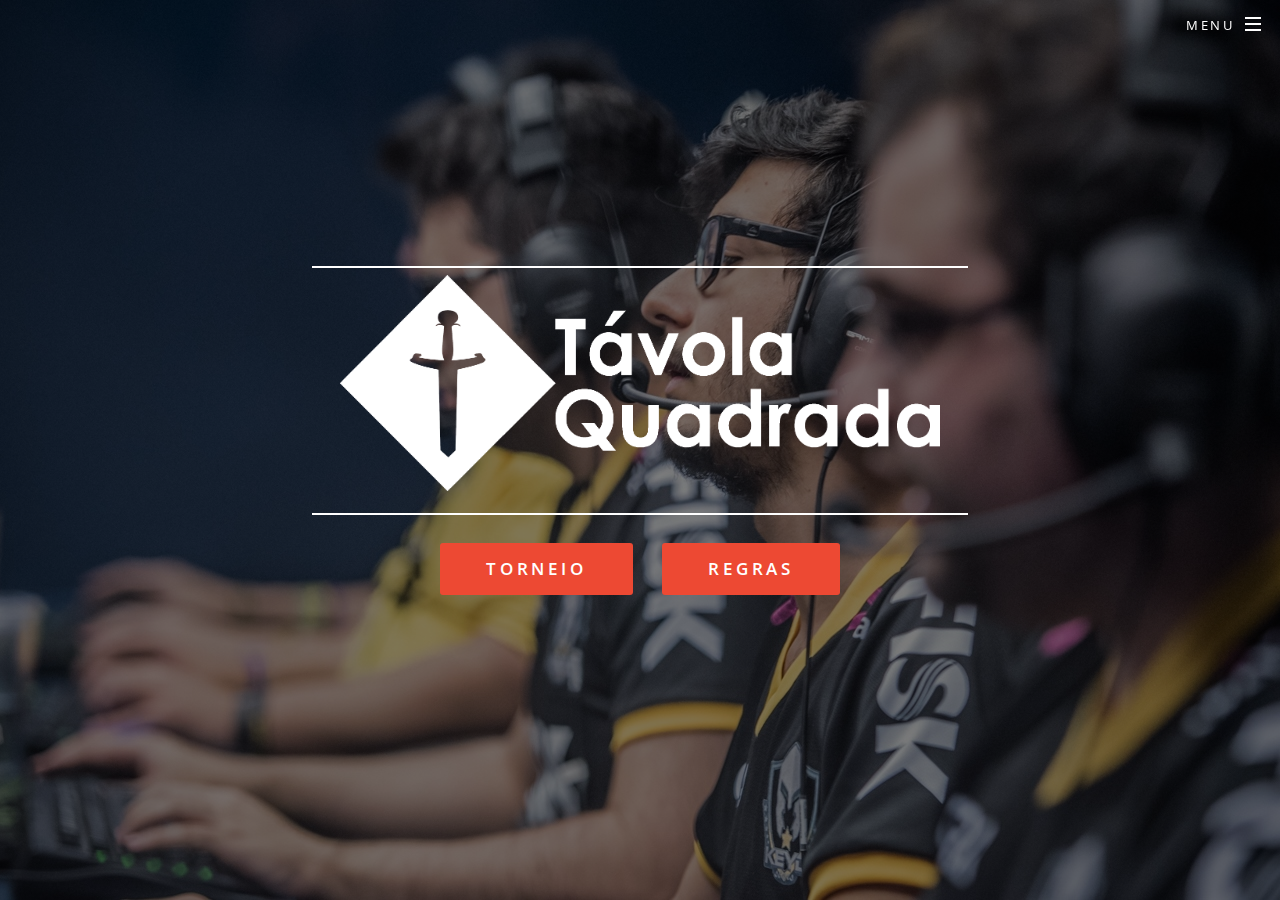
<file: index.html>
<!DOCTYPE HTML>
<!--
	Spectral by HTML5 UP
	html5up.net | @n33co
	Free for personal and commercial use under the CCA 3.0 license (html5up.net/license)
-->
<html>
	<head>
		<title>1º Torneio Távola de League of Legends</title>
		<meta charset="utf-8" />
		<meta name="viewport" content="width=device-width, initial-scale=1" />
		<meta name="description" content="" />
		<meta name="keywords" content="" />
		<!--[if lte IE 8]><script src="css/ie/html5shiv.js"></script><![endif]-->
		<link rel="stylesheet" href="css/style.css" />
		<link rel="shortcut icon" href="favicon.ico" />
		<!--[if lte IE 9]><link rel="stylesheet" href="css/ie/v9.css" /><![endif]-->
		<!--[if lte IE 8]><link rel="stylesheet" href="css/ie/v8.css" /><![endif]-->
	</head>
	<body class="landing">

		<!-- Page Wrapper -->
			<div id="page-wrapper3">

				<!-- Header -->
					<header id="header" class="alt">
						<h1><a href="index.html">1º Torneio Távola de League of Legends</a></h1>
						<nav id="nav">
							<ul>
								<li class="special">
									<a href="#" class="menuToggle"><span>Menu</span></a>
									<div id="menu">
										<ul>
											<li><a href="index.html">Início</a></li>
											<li><a href="lol.html">Torneio</a></li>
											<li><a href="regras.html">Regras</a></li>
											<li><a href="contato.html">Contato</a></li>
										</ul>
									</div>
								</li>
							</ul>
						</nav>
					</header>

				<!-- Banner -->
					<section id="banner">
						<div class="inner">
							<h2><img src="images/logo.png" style="width:600px;"></h2>
                            <ul class="actions">
                                <li><a href="lol.html" class="button special" style="font-size:1.05em;">Torneio</a></li>
                                <li><a href="regras.html" class="button special" style="font-size:1.05em">Regras</a></li>
                            </ul>
						</div>
					</section>
			</div>

		<!-- Scripts -->
			<script src="js/jquery.min.js"></script>
			<script src="js/jquery.scrollex.min.js"></script>
			<script src="js/jquery.scrolly.min.js"></script>
			<script src="js/skel.min.js"></script>
			<script src="js/init.js"></script>

	</body>
</html>
</file>
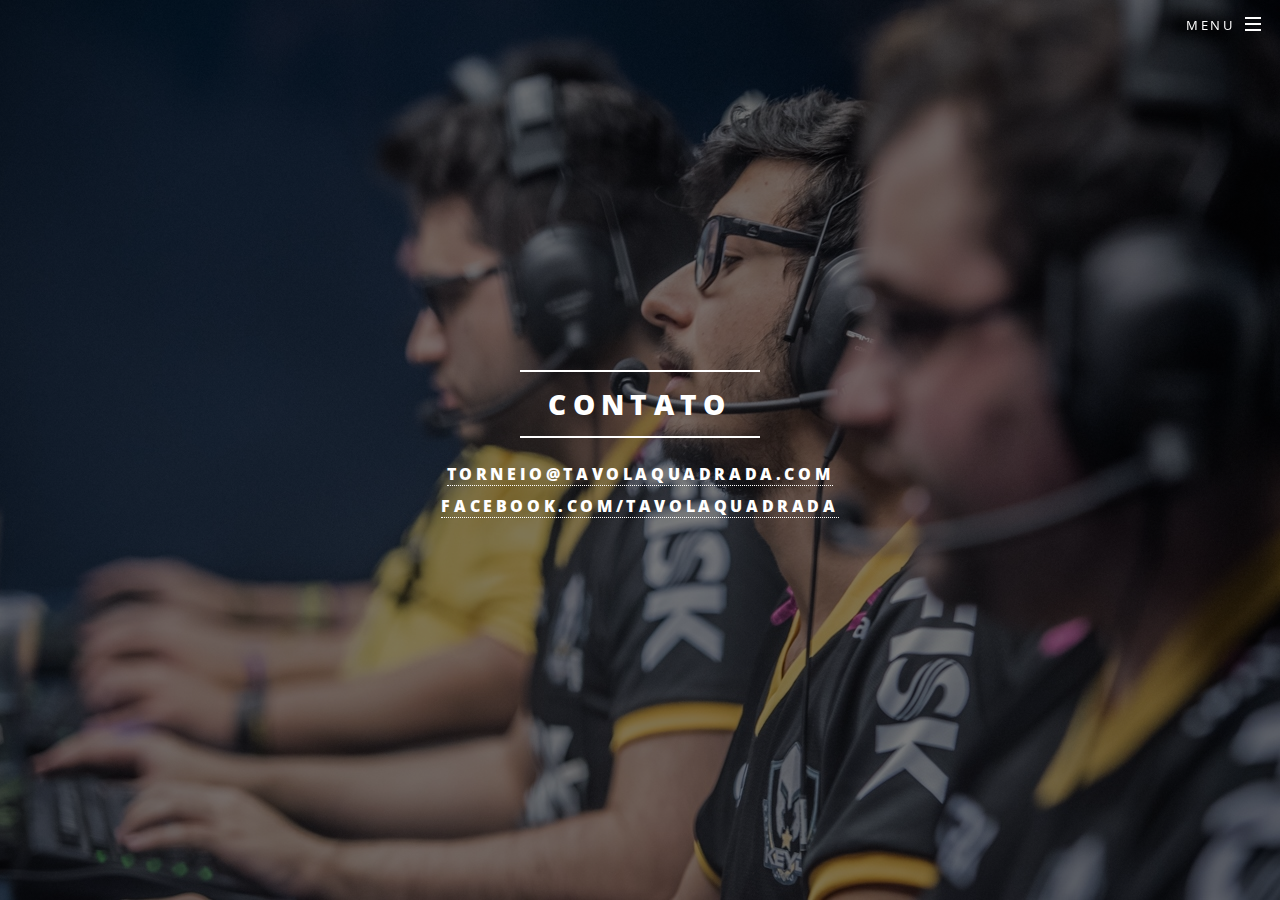
<file: contato.html>
<!DOCTYPE HTML>
<!--
	Spectral by HTML5 UP
	html5up.net | @n33co
	Free for personal and commercial use under the CCA 3.0 license (html5up.net/license)
-->
<html>
	<head>
		<title>1º Torneio Távola de League of Legends</title>
		<meta charset="utf-8" />
		<meta name="viewport" content="width=device-width, initial-scale=1" />
		<meta name="description" content="" />
		<meta name="keywords" content="" />
		<!--[if lte IE 8]><script src="css/ie/html5shiv.js"></script><![endif]-->
		<link rel="stylesheet" href="css/style.css" />
		<link rel="shortcut icon" href="favicon.ico" />
		<!--[if lte IE 9]><link rel="stylesheet" href="css/ie/v9.css" /><![endif]-->
		<!--[if lte IE 8]><link rel="stylesheet" href="css/ie/v8.css" /><![endif]-->
	</head>
	
	<body class="landing">

		<!-- Page Wrapper -->
			<div id="page-wrapper3">

				<!-- Header -->
					<header id="header" class="alt">
						<h1><a href="index.html">1º Torneio Távola de League of Legends</a></h1>
						<nav id="nav">
							<ul>
								<li class="special">
									<a href="#" class="menuToggle"><span>Menu</span></a>
									<div id="menu">
										<ul>
											<li><a href="index.html">Início</a></li>
											<li><a href="lol.html">Torneio</a></li>
											<li><a href="regras.html">Regras</a></li>
											<li><a href="contato.html">Contato</a></li>
										</ul>
									</div>
								</li>
							</ul>
						</nav>
					</header>
					

				<!-- Banner -->
					<section id="banner">
						<header>
							<h2>Contato</h2>
							<h1><a href="mailto:torneio@tavolaquadrada.com"><span class="label">torneio@tavolaquadrada.com</span></a></h1>
							<h1><a href="https://www.facebook.com/TavolaQuadrada"><span class="label">Facebook.com/TavolaQuadrada</span></a></h1>
						</header>
						<!--div class="inner">
							<h2><img src="images/logo.png" style="width:600px;"></h2>
                            <ul class="actions">
                                <li><a href="lol.html" class="button special" style="font-size:1.05em;">Torneio</a></li>
                                <li><a href="regras.html" class="button special" style="font-size:1.05em">Regras</a></li>
                            </ul>
						</div-->
					</section>
			</div>

		<!-- Scripts -->
			<script src="js/jquery.min.js"></script>
			<script src="js/jquery.scrollex.min.js"></script>
			<script src="js/jquery.scrolly.min.js"></script>
			<script src="js/skel.min.js"></script>
			<script src="js/init.js"></script>

	</body>
</html>
</file>
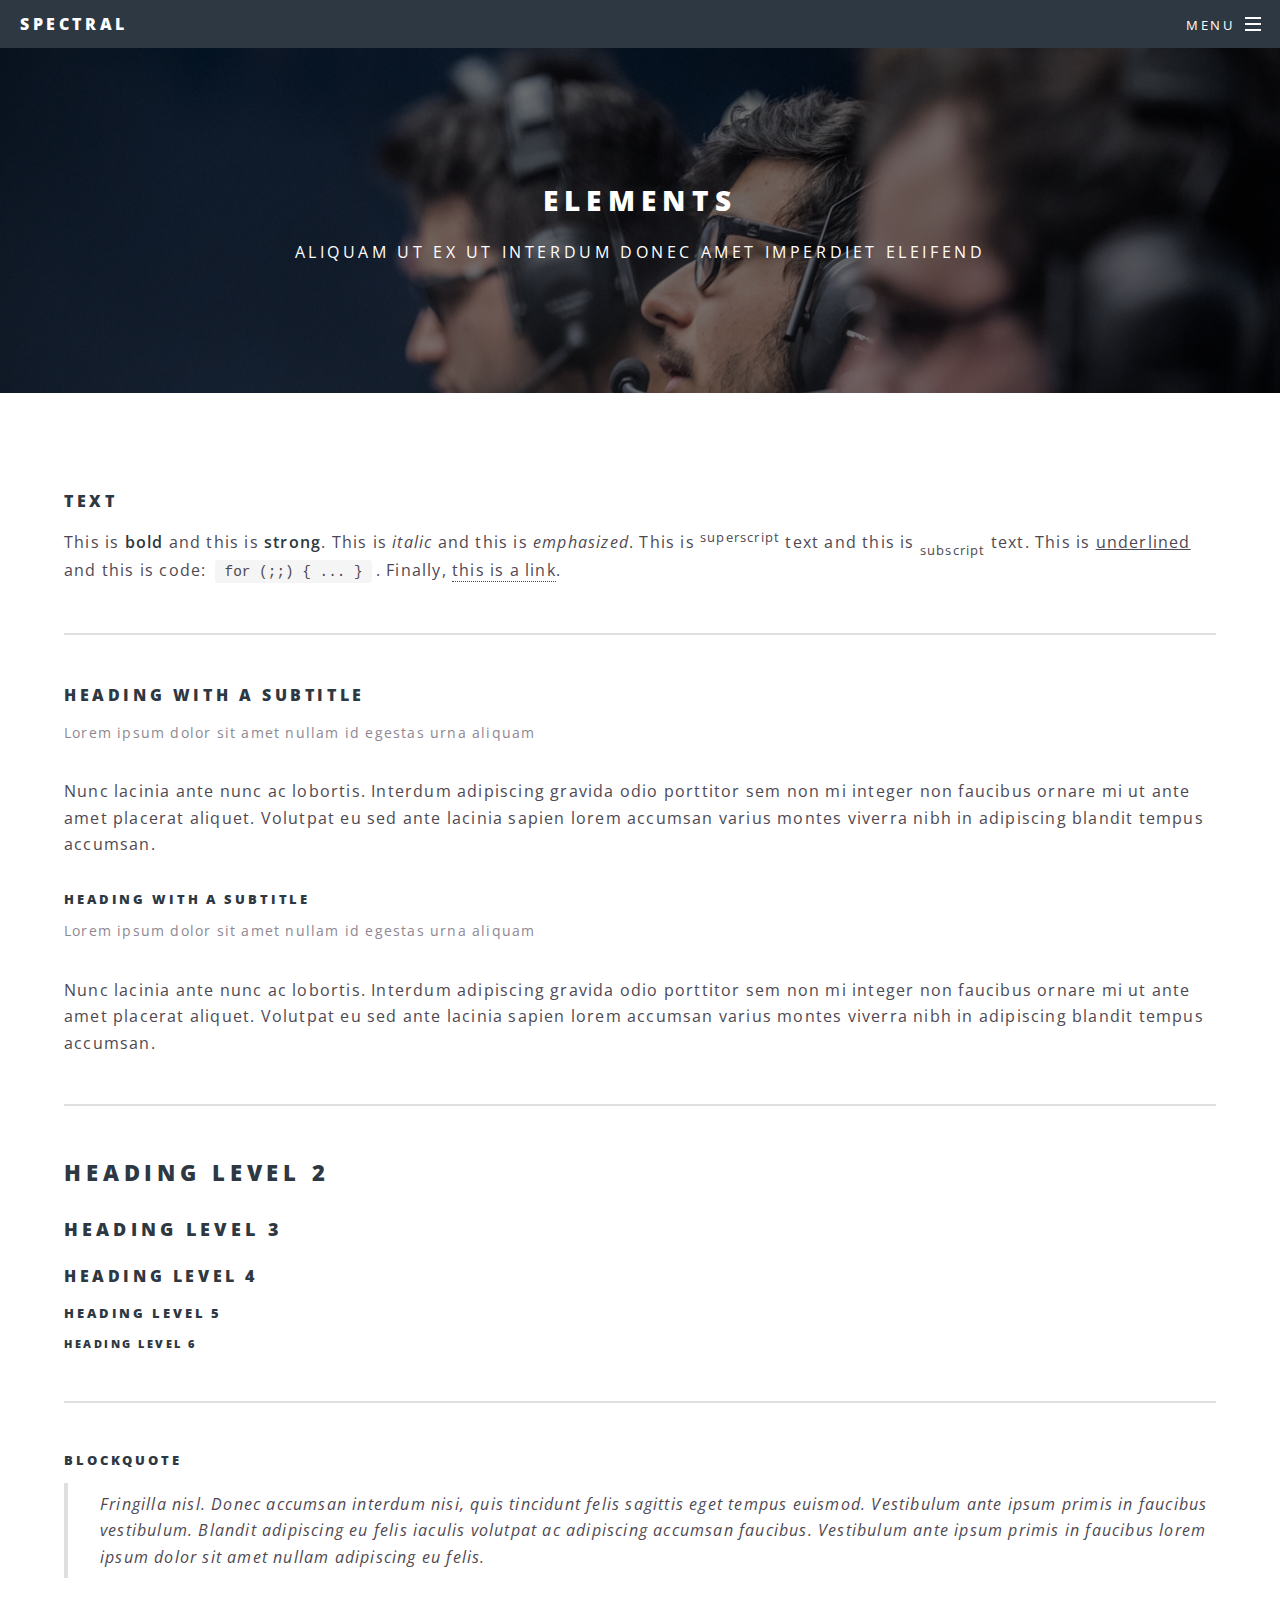
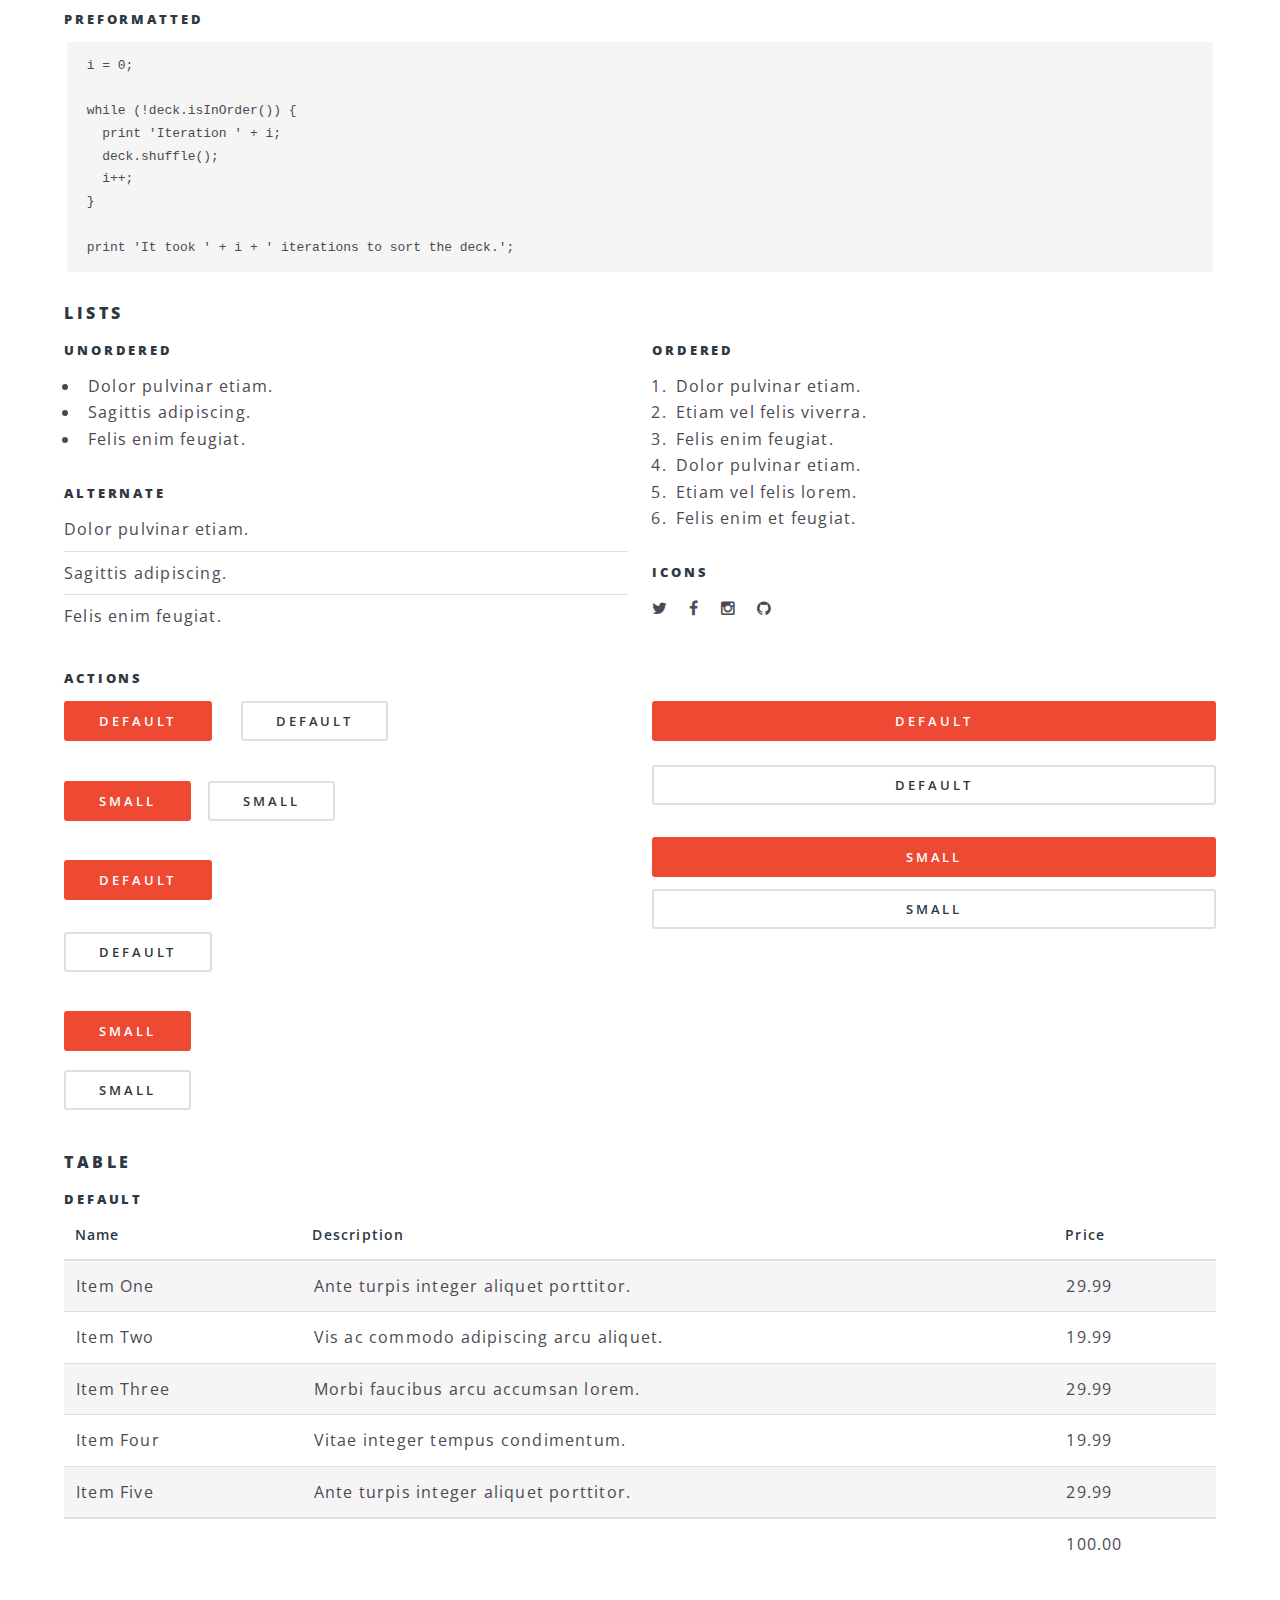
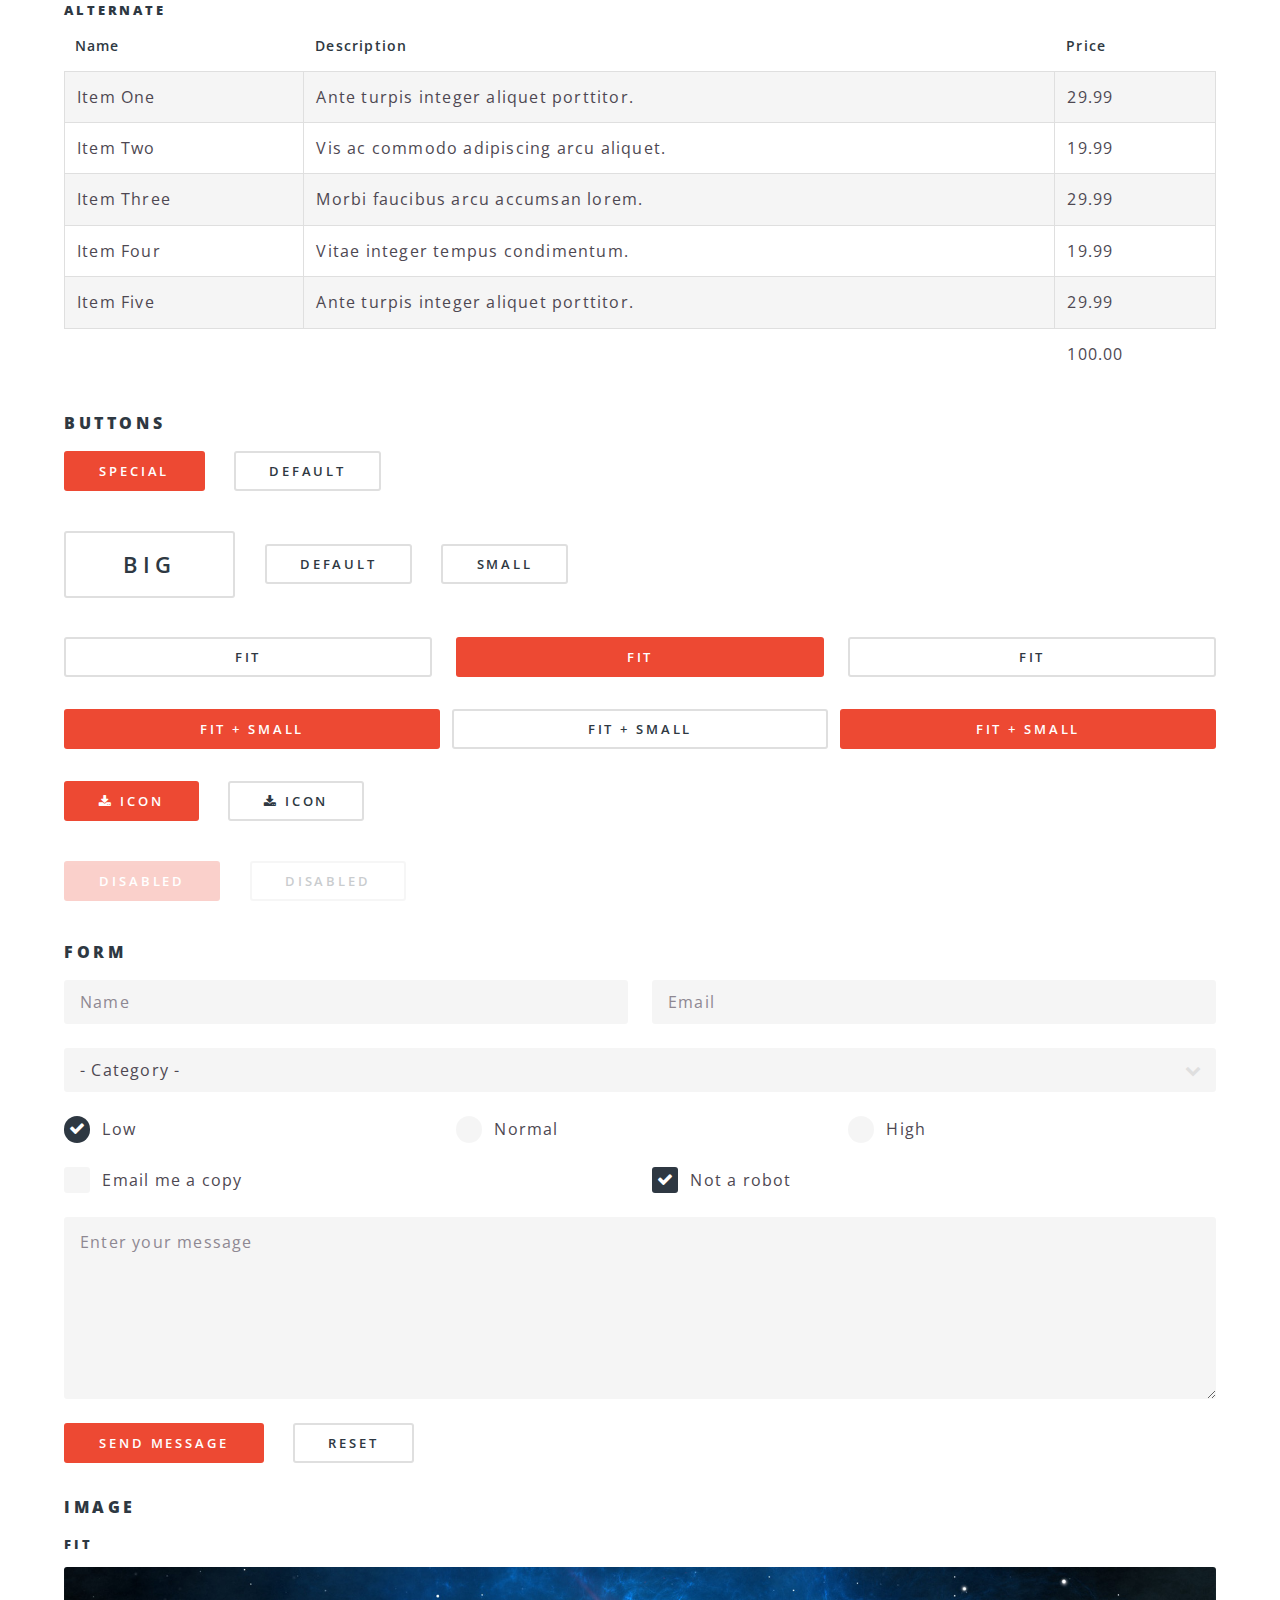
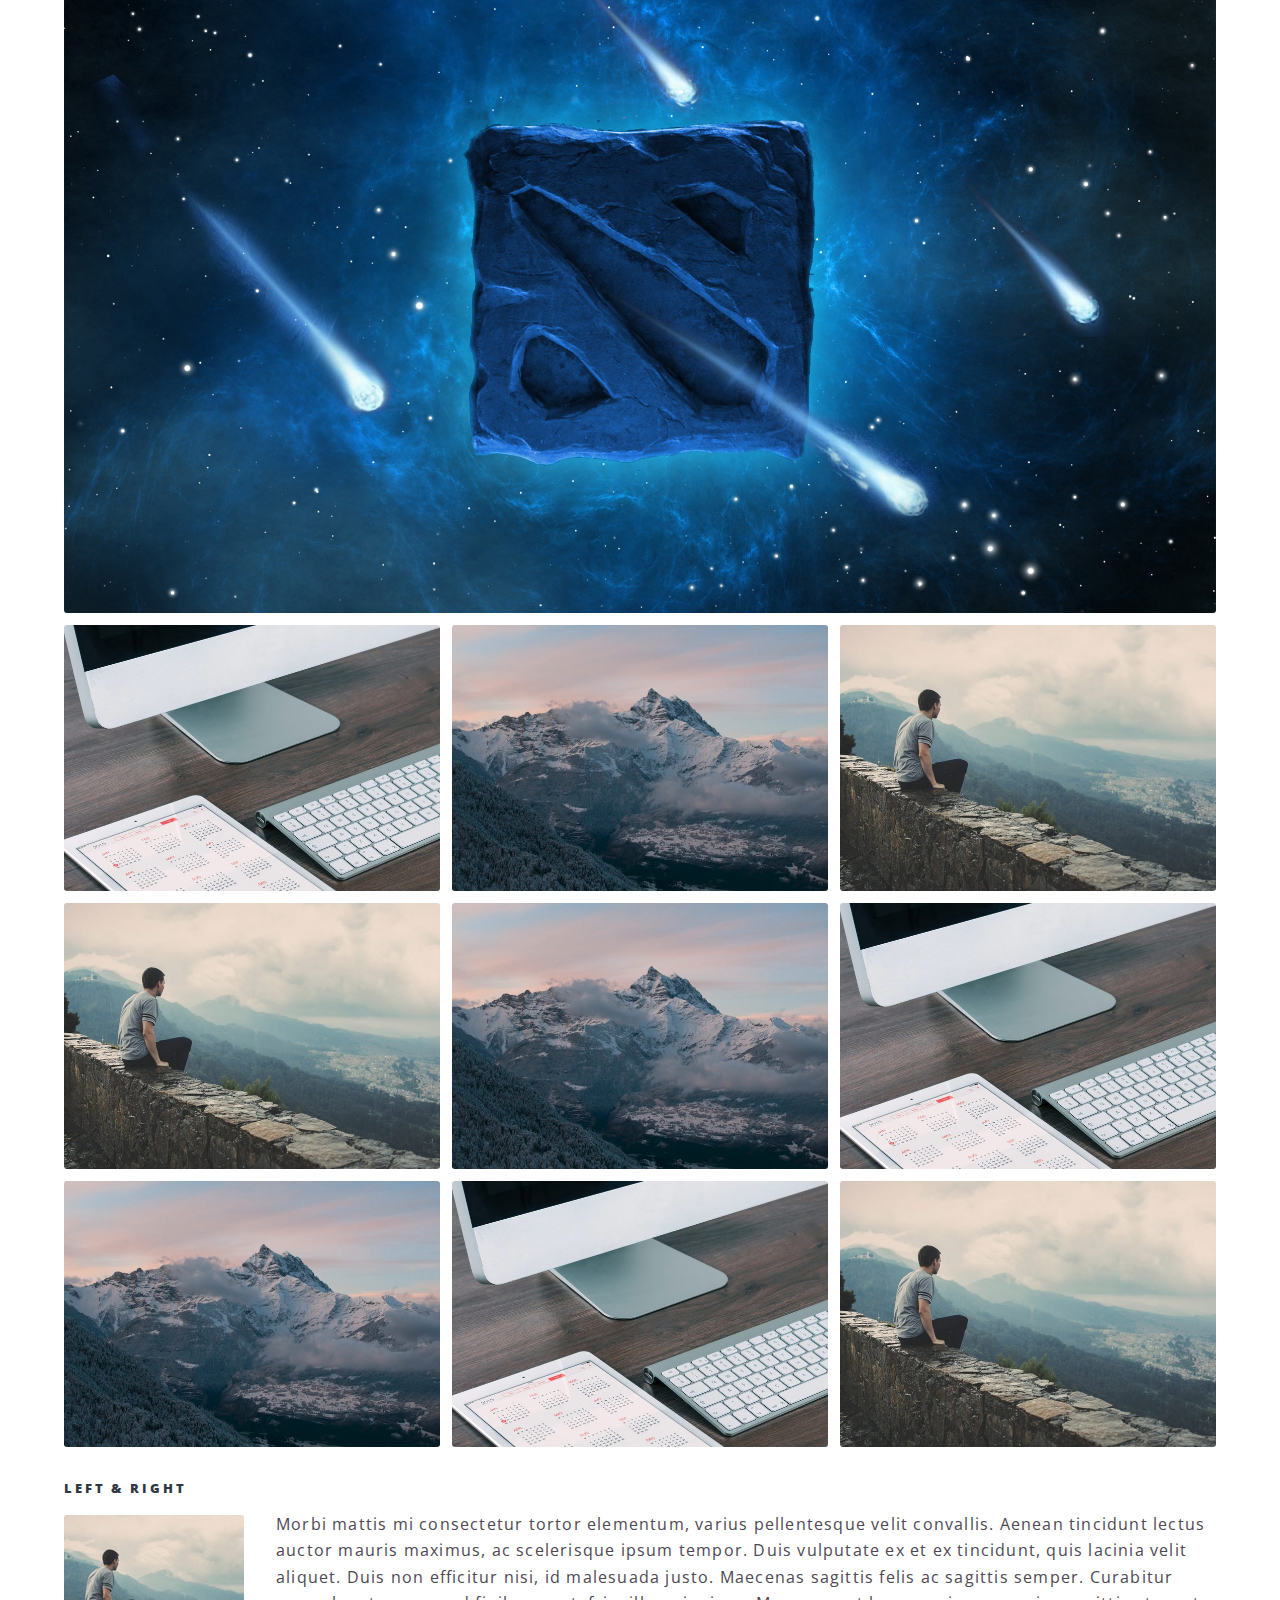
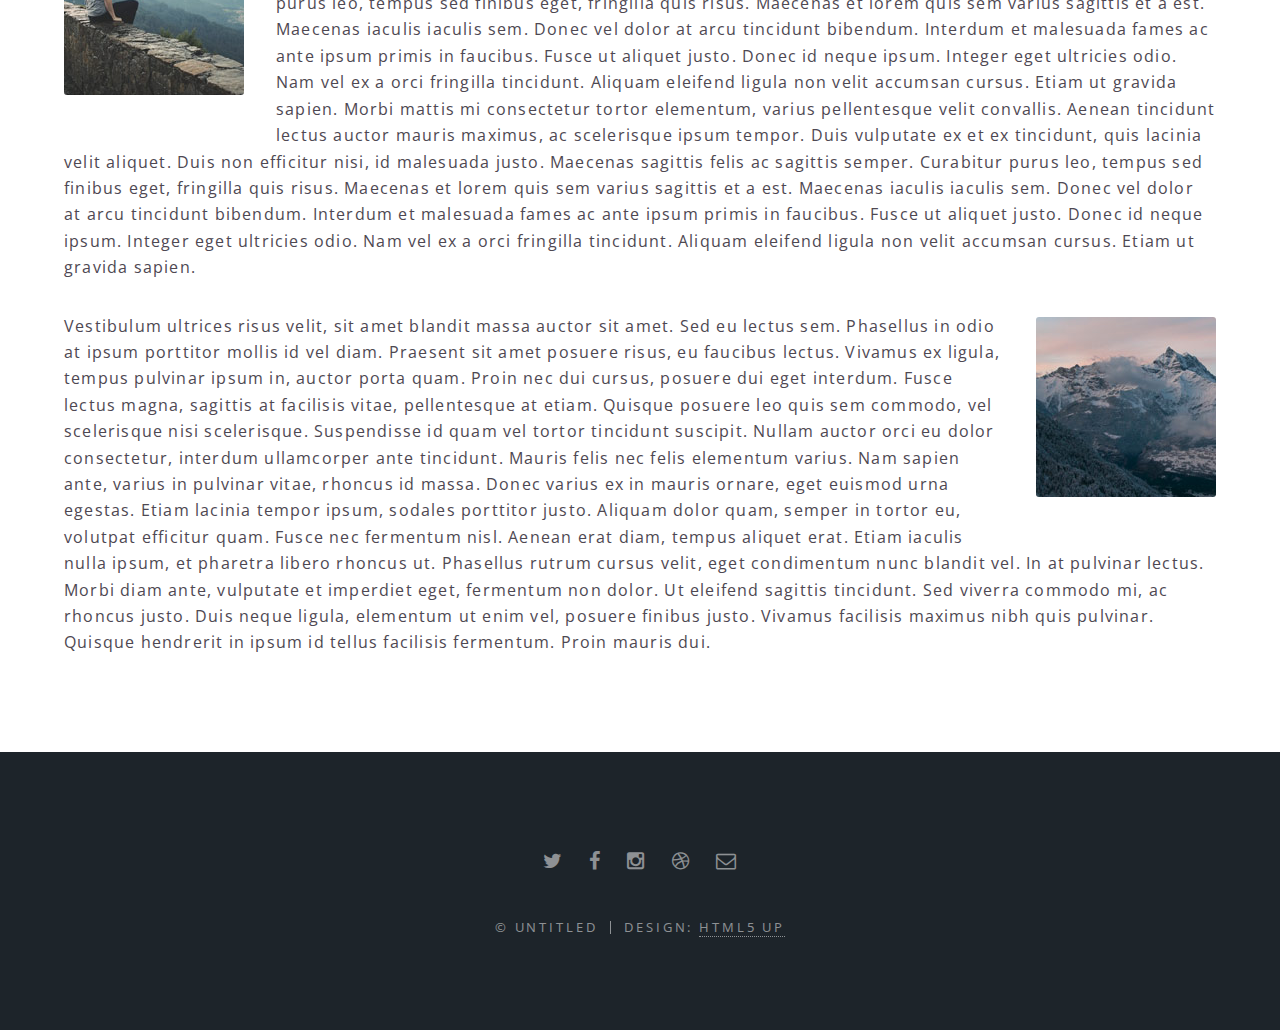
<file: elements.html>
<!DOCTYPE HTML>
<!--
	Spectral by HTML5 UP
	html5up.net | @n33co
	Free for personal and commercial use under the CCA 3.0 license (html5up.net/license)
-->
<html>
	<head>
		<title>Elements - Spectral by HTML5 UP</title>
		<meta charset="utf-8" />
		<meta name="viewport" content="width=device-width, initial-scale=1" />
		<meta name="description" content="" />
		<meta name="keywords" content="" />
		<!--[if lte IE 8]><script src="css/ie/html5shiv.js"></script><![endif]-->
		<link rel="stylesheet" href="css/style.css" />
		<!--[if lte IE 9]><link rel="stylesheet" href="css/ie/v9.css" /><![endif]-->
		<!--[if lte IE 8]><link rel="stylesheet" href="css/ie/v8.css" /><![endif]-->
	</head>
	<body>

		<!-- Page Wrapper -->
			<div id="page-wrapper">

				<!-- Header -->
					<header id="header">
						<h1><a href="index.html">Spectral</a></h1>
						<nav id="nav">
							<ul>
								<li class="special">
									<a href="#" class="menuToggle"><span>Menu</span></a>
									<div id="menu">
										<ul>
											<li><a href="index.html">Home</a></li>
											<li><a href="generic.html">Generic</a></li>
											<li><a href="elements.html">Elements</a></li>
											<li><a href="#">Sign Up</a></li>
											<li><a href="#">Log In</a></li>
										</ul>
									</div>
								</li>
							</ul>
						</nav>
					</header>

				<!-- Main -->
					<article id="main">
						<header>
							<h2>Elements</h2>
							<p>Aliquam ut ex ut interdum donec amet imperdiet eleifend</p>
						</header>
						<section class="wrapper style5">
							<div class="inner">

								<section>
									<h4>Text</h4>
									<p>This is <b>bold</b> and this is <strong>strong</strong>. This is <i>italic</i> and this is <em>emphasized</em>.
									This is <sup>superscript</sup> text and this is <sub>subscript</sub> text.
									This is <u>underlined</u> and this is code: <code>for (;;) { ... }</code>. Finally, <a href="#">this is a link</a>.</p>
									<hr />
									<header>
										<h4>Heading with a Subtitle</h4>
										<p>Lorem ipsum dolor sit amet nullam id egestas urna aliquam</p>
									</header>
									<p>Nunc lacinia ante nunc ac lobortis. Interdum adipiscing gravida odio porttitor sem non mi integer non faucibus ornare mi ut ante amet placerat aliquet. Volutpat eu sed ante lacinia sapien lorem accumsan varius montes viverra nibh in adipiscing blandit tempus accumsan.</p>
									<header>
										<h5>Heading with a Subtitle</h5>
										<p>Lorem ipsum dolor sit amet nullam id egestas urna aliquam</p>
									</header>
									<p>Nunc lacinia ante nunc ac lobortis. Interdum adipiscing gravida odio porttitor sem non mi integer non faucibus ornare mi ut ante amet placerat aliquet. Volutpat eu sed ante lacinia sapien lorem accumsan varius montes viverra nibh in adipiscing blandit tempus accumsan.</p>
									<hr />
									<h2>Heading Level 2</h2>
									<h3>Heading Level 3</h3>
									<h4>Heading Level 4</h4>
									<h5>Heading Level 5</h5>
									<h6>Heading Level 6</h6>
									<hr />
									<h5>Blockquote</h5>
									<blockquote>Fringilla nisl. Donec accumsan interdum nisi, quis tincidunt felis sagittis eget tempus euismod. Vestibulum ante ipsum primis in faucibus vestibulum. Blandit adipiscing eu felis iaculis volutpat ac adipiscing accumsan faucibus. Vestibulum ante ipsum primis in faucibus lorem ipsum dolor sit amet nullam adipiscing eu felis.</blockquote>
									<h5>Preformatted</h5>
									<pre><code>i = 0;

while (!deck.isInOrder()) {
  print 'Iteration ' + i;
  deck.shuffle();
  i++;
}

print 'It took ' + i + ' iterations to sort the deck.';</code></pre>
								</section>

								<section>
									<h4>Lists</h4>
									<div class="row">
										<div class="6u 12u$(medium)">
											<h5>Unordered</h5>
											<ul>
												<li>Dolor pulvinar etiam.</li>
												<li>Sagittis adipiscing.</li>
												<li>Felis enim feugiat.</li>
											</ul>
											<h5>Alternate</h5>
											<ul class="alt">
												<li>Dolor pulvinar etiam.</li>
												<li>Sagittis adipiscing.</li>
												<li>Felis enim feugiat.</li>
											</ul>
										</div>
										<div class="6u$ 12u$(medium)">
											<h5>Ordered</h5>
											<ol>
												<li>Dolor pulvinar etiam.</li>
												<li>Etiam vel felis viverra.</li>
												<li>Felis enim feugiat.</li>
												<li>Dolor pulvinar etiam.</li>
												<li>Etiam vel felis lorem.</li>
												<li>Felis enim et feugiat.</li>
											</ol>
											<h5>Icons</h5>
											<ul class="icons">
												<li><a href="#" class="icon fa-twitter"><span class="label">Twitter</span></a></li>
												<li><a href="#" class="icon fa-facebook"><span class="label">Facebook</span></a></li>
												<li><a href="#" class="icon fa-instagram"><span class="label">Instagram</span></a></li>
												<li><a href="#" class="icon fa-github"><span class="label">Github</span></a></li>
											</ul>
										</div>
									</div>
									<h5>Actions</h5>
									<div class="row">
										<div class="6u 12u$(medium)">
											<ul class="actions">
												<li><a href="#" class="button special">Default</a></li>
												<li><a href="#" class="button">Default</a></li>
											</ul>
											<ul class="actions small">
												<li><a href="#" class="button special small">Small</a></li>
												<li><a href="#" class="button small">Small</a></li>
											</ul>
											<ul class="actions vertical">
												<li><a href="#" class="button special">Default</a></li>
												<li><a href="#" class="button">Default</a></li>
											</ul>
											<ul class="actions vertical small">
												<li><a href="#" class="button special small">Small</a></li>
												<li><a href="#" class="button small">Small</a></li>
											</ul>
										</div>
										<div class="6u 12u$(medium)">
											<ul class="actions vertical">
												<li><a href="#" class="button special fit">Default</a></li>
												<li><a href="#" class="button fit">Default</a></li>
											</ul>
											<ul class="actions vertical small">
												<li><a href="#" class="button special small fit">Small</a></li>
												<li><a href="#" class="button small fit">Small</a></li>
											</ul>
										</div>
									</div>
								</section>

								<section>
									<h4>Table</h4>
									<h5>Default</h5>
									<div class="table-wrapper">
										<table>
											<thead>
												<tr>
													<th>Name</th>
													<th>Description</th>
													<th>Price</th>
												</tr>
											</thead>
											<tbody>
												<tr>
													<td>Item One</td>
													<td>Ante turpis integer aliquet porttitor.</td>
													<td>29.99</td>
												</tr>
												<tr>
													<td>Item Two</td>
													<td>Vis ac commodo adipiscing arcu aliquet.</td>
													<td>19.99</td>
												</tr>
												<tr>
													<td>Item Three</td>
													<td> Morbi faucibus arcu accumsan lorem.</td>
													<td>29.99</td>
												</tr>
												<tr>
													<td>Item Four</td>
													<td>Vitae integer tempus condimentum.</td>
													<td>19.99</td>
												</tr>
												<tr>
													<td>Item Five</td>
													<td>Ante turpis integer aliquet porttitor.</td>
													<td>29.99</td>
												</tr>
											</tbody>
											<tfoot>
												<tr>
													<td colspan="2"></td>
													<td>100.00</td>
												</tr>
											</tfoot>
										</table>
									</div>

									<h5>Alternate</h5>
									<div class="table-wrapper">
										<table class="alt">
											<thead>
												<tr>
													<th>Name</th>
													<th>Description</th>
													<th>Price</th>
												</tr>
											</thead>
											<tbody>
												<tr>
													<td>Item One</td>
													<td>Ante turpis integer aliquet porttitor.</td>
													<td>29.99</td>
												</tr>
												<tr>
													<td>Item Two</td>
													<td>Vis ac commodo adipiscing arcu aliquet.</td>
													<td>19.99</td>
												</tr>
												<tr>
													<td>Item Three</td>
													<td> Morbi faucibus arcu accumsan lorem.</td>
													<td>29.99</td>
												</tr>
												<tr>
													<td>Item Four</td>
													<td>Vitae integer tempus condimentum.</td>
													<td>19.99</td>
												</tr>
												<tr>
													<td>Item Five</td>
													<td>Ante turpis integer aliquet porttitor.</td>
													<td>29.99</td>
												</tr>
											</tbody>
											<tfoot>
												<tr>
													<td colspan="2"></td>
													<td>100.00</td>
												</tr>
											</tfoot>
										</table>
									</div>
								</section>

								<section>
									<h4>Buttons</h4>
									<ul class="actions">
										<li><a href="#" class="button special">Special</a></li>
										<li><a href="#" class="button">Default</a></li>
									</ul>
									<ul class="actions">
										<li><a href="#" class="button big">Big</a></li>
										<li><a href="#" class="button">Default</a></li>
										<li><a href="#" class="button small">Small</a></li>
									</ul>
									<ul class="actions fit">
										<li><a href="#" class="button fit">Fit</a></li>
										<li><a href="#" class="button special fit">Fit</a></li>
										<li><a href="#" class="button fit">Fit</a></li>
									</ul>
									<ul class="actions fit small">
										<li><a href="#" class="button special fit small">Fit + Small</a></li>
										<li><a href="#" class="button fit small">Fit + Small</a></li>
										<li><a href="#" class="button special fit small">Fit + Small</a></li>
									</ul>
									<ul class="actions">
										<li><a href="#" class="button special icon fa-download">Icon</a></li>
										<li><a href="#" class="button icon fa-download">Icon</a></li>
									</ul>
									<ul class="actions">
										<li><span class="button special disabled">Disabled</span></li>
										<li><span class="button disabled">Disabled</span></li>
									</ul>
								</section>

								<section>
									<h4>Form</h4>
									<form method="post" action="#">
										<div class="row uniform">
											<div class="6u 12u$(xsmall)">
												<input type="text" name="demo-name" id="demo-name" value="" placeholder="Name" />
											</div>
											<div class="6u$ 12u$(xsmall)">
												<input type="email" name="demo-email" id="demo-email" value="" placeholder="Email" />
											</div>
											<div class="12u$">
												<div class="select-wrapper">
													<select name="demo-category" id="demo-category">
														<option value="">- Category -</option>
														<option value="1">Manufacturing</option>
														<option value="1">Shipping</option>
														<option value="1">Administration</option>
														<option value="1">Human Resources</option>
													</select>
												</div>
											</div>
											<div class="4u 12u$(small)">
												<input type="radio" id="demo-priority-low" name="demo-priority" checked>
												<label for="demo-priority-low">Low</label>
											</div>
											<div class="4u 12u$(small)">
												<input type="radio" id="demo-priority-normal" name="demo-priority">
												<label for="demo-priority-normal">Normal</label>
											</div>
											<div class="4u$ 12u$(small)">
												<input type="radio" id="demo-priority-high" name="demo-priority">
												<label for="demo-priority-high">High</label>
											</div>
											<div class="6u 12u$(small)">
												<input type="checkbox" id="demo-copy" name="demo-copy">
												<label for="demo-copy">Email me a copy</label>
											</div>
											<div class="6u$ 12u$(small)">
												<input type="checkbox" id="demo-human" name="demo-human" checked>
												<label for="demo-human">Not a robot</label>
											</div>
											<div class="12u$">
												<textarea name="demo-message" id="demo-message" placeholder="Enter your message" rows="6"></textarea>
											</div>
											<div class="12u$">
												<ul class="actions">
													<li><input type="submit" value="Send Message" class="special" /></li>
													<li><input type="reset" value="Reset" /></li>
												</ul>
											</div>
										</div>
									</form>
								</section>

								<section>
									<h4>Image</h4>
									<h5>Fit</h5>
									<div class="box alt">
										<div class="row uniform 50%">
											<div class="12u"><span class="image fit"><img src="images/banner.jpg" alt="" /></span></div>
											<div class="4u"><span class="image fit"><img src="images/pic01.jpg" alt="" /></span></div>
											<div class="4u"><span class="image fit"><img src="images/pic02.jpg" alt="" /></span></div>
											<div class="4u"><span class="image fit"><img src="images/pic03.jpg" alt="" /></span></div>
											<div class="4u"><span class="image fit"><img src="images/pic03.jpg" alt="" /></span></div>
											<div class="4u"><span class="image fit"><img src="images/pic02.jpg" alt="" /></span></div>
											<div class="4u"><span class="image fit"><img src="images/pic01.jpg" alt="" /></span></div>
											<div class="4u"><span class="image fit"><img src="images/pic02.jpg" alt="" /></span></div>
											<div class="4u"><span class="image fit"><img src="images/pic01.jpg" alt="" /></span></div>
											<div class="4u"><span class="image fit"><img src="images/pic03.jpg" alt="" /></span></div>
										</div>
									</div>
									<h5>Left &amp; Right</h5>
									<p><span class="image left"><img src="images/pic04.jpg" alt="" /></span>Morbi mattis mi consectetur tortor elementum, varius pellentesque velit convallis. Aenean tincidunt lectus auctor mauris maximus, ac scelerisque ipsum tempor. Duis vulputate ex et ex tincidunt, quis lacinia velit aliquet. Duis non efficitur nisi, id malesuada justo. Maecenas sagittis felis ac sagittis semper. Curabitur purus leo, tempus sed finibus eget, fringilla quis risus. Maecenas et lorem quis sem varius sagittis et a est. Maecenas iaculis iaculis sem. Donec vel dolor at arcu tincidunt bibendum. Interdum et malesuada fames ac ante ipsum primis in faucibus. Fusce ut aliquet justo. Donec id neque ipsum. Integer eget ultricies odio. Nam vel ex a orci fringilla tincidunt. Aliquam eleifend ligula non velit accumsan cursus. Etiam ut gravida sapien. Morbi mattis mi consectetur tortor elementum, varius pellentesque velit convallis. Aenean tincidunt lectus auctor mauris maximus, ac scelerisque ipsum tempor. Duis vulputate ex et ex tincidunt, quis lacinia velit aliquet. Duis non efficitur nisi, id malesuada justo. Maecenas sagittis felis ac sagittis semper. Curabitur purus leo, tempus sed finibus eget, fringilla quis risus. Maecenas et lorem quis sem varius sagittis et a est. Maecenas iaculis iaculis sem. Donec vel dolor at arcu tincidunt bibendum. Interdum et malesuada fames ac ante ipsum primis in faucibus. Fusce ut aliquet justo. Donec id neque ipsum. Integer eget ultricies odio. Nam vel ex a orci fringilla tincidunt. Aliquam eleifend ligula non velit accumsan cursus. Etiam ut gravida sapien.</p>
									<p><span class="image right"><img src="images/pic05.jpg" alt="" /></span>Vestibulum ultrices risus velit, sit amet blandit massa auctor sit amet. Sed eu lectus sem. Phasellus in odio at ipsum porttitor mollis id vel diam. Praesent sit amet posuere risus, eu faucibus lectus. Vivamus ex ligula, tempus pulvinar ipsum in, auctor porta quam. Proin nec dui cursus, posuere dui eget interdum. Fusce lectus magna, sagittis at facilisis vitae, pellentesque at etiam. Quisque posuere leo quis sem commodo, vel scelerisque nisi scelerisque. Suspendisse id quam vel tortor tincidunt suscipit. Nullam auctor orci eu dolor consectetur, interdum ullamcorper ante tincidunt. Mauris felis nec felis elementum varius. Nam sapien ante, varius in pulvinar vitae, rhoncus id massa. Donec varius ex in mauris ornare, eget euismod urna egestas. Etiam lacinia tempor ipsum, sodales porttitor justo. Aliquam dolor quam, semper in tortor eu, volutpat efficitur quam. Fusce nec fermentum nisl. Aenean erat diam, tempus aliquet erat. Etiam iaculis nulla ipsum, et pharetra libero rhoncus ut. Phasellus rutrum cursus velit, eget condimentum nunc blandit vel. In at pulvinar lectus. Morbi diam ante, vulputate et imperdiet eget, fermentum non dolor. Ut eleifend sagittis tincidunt. Sed viverra commodo mi, ac rhoncus justo. Duis neque ligula, elementum ut enim vel, posuere finibus justo. Vivamus facilisis maximus nibh quis pulvinar. Quisque hendrerit in ipsum id tellus facilisis fermentum. Proin mauris dui.</p>
								</section>

							</div>
						</section>
					</article>

				<!-- Footer -->
					<footer id="footer">
						<ul class="icons">
							<li><a href="#" class="icon fa-twitter"><span class="label">Twitter</span></a></li>
							<li><a href="#" class="icon fa-facebook"><span class="label">Facebook</span></a></li>
							<li><a href="#" class="icon fa-instagram"><span class="label">Instagram</span></a></li>
							<li><a href="#" class="icon fa-dribbble"><span class="label">Dribbble</span></a></li>
							<li><a href="#" class="icon fa-envelope-o"><span class="label">Email</span></a></li>
						</ul>
						<ul class="copyright">
							<li>&copy; Untitled</li><li>Design: <a href="http://html5up.net">HTML5 UP</a></li>
						</ul>
					</footer>

			</div>

		<!-- Scripts -->
			<script src="js/jquery.min.js"></script>
			<script src="js/jquery.scrollex.min.js"></script>
			<script src="js/jquery.scrolly.min.js"></script>
			<script src="js/skel.min.js"></script>
			<script src="js/init.js"></script>

	</body>
</html>
</file>
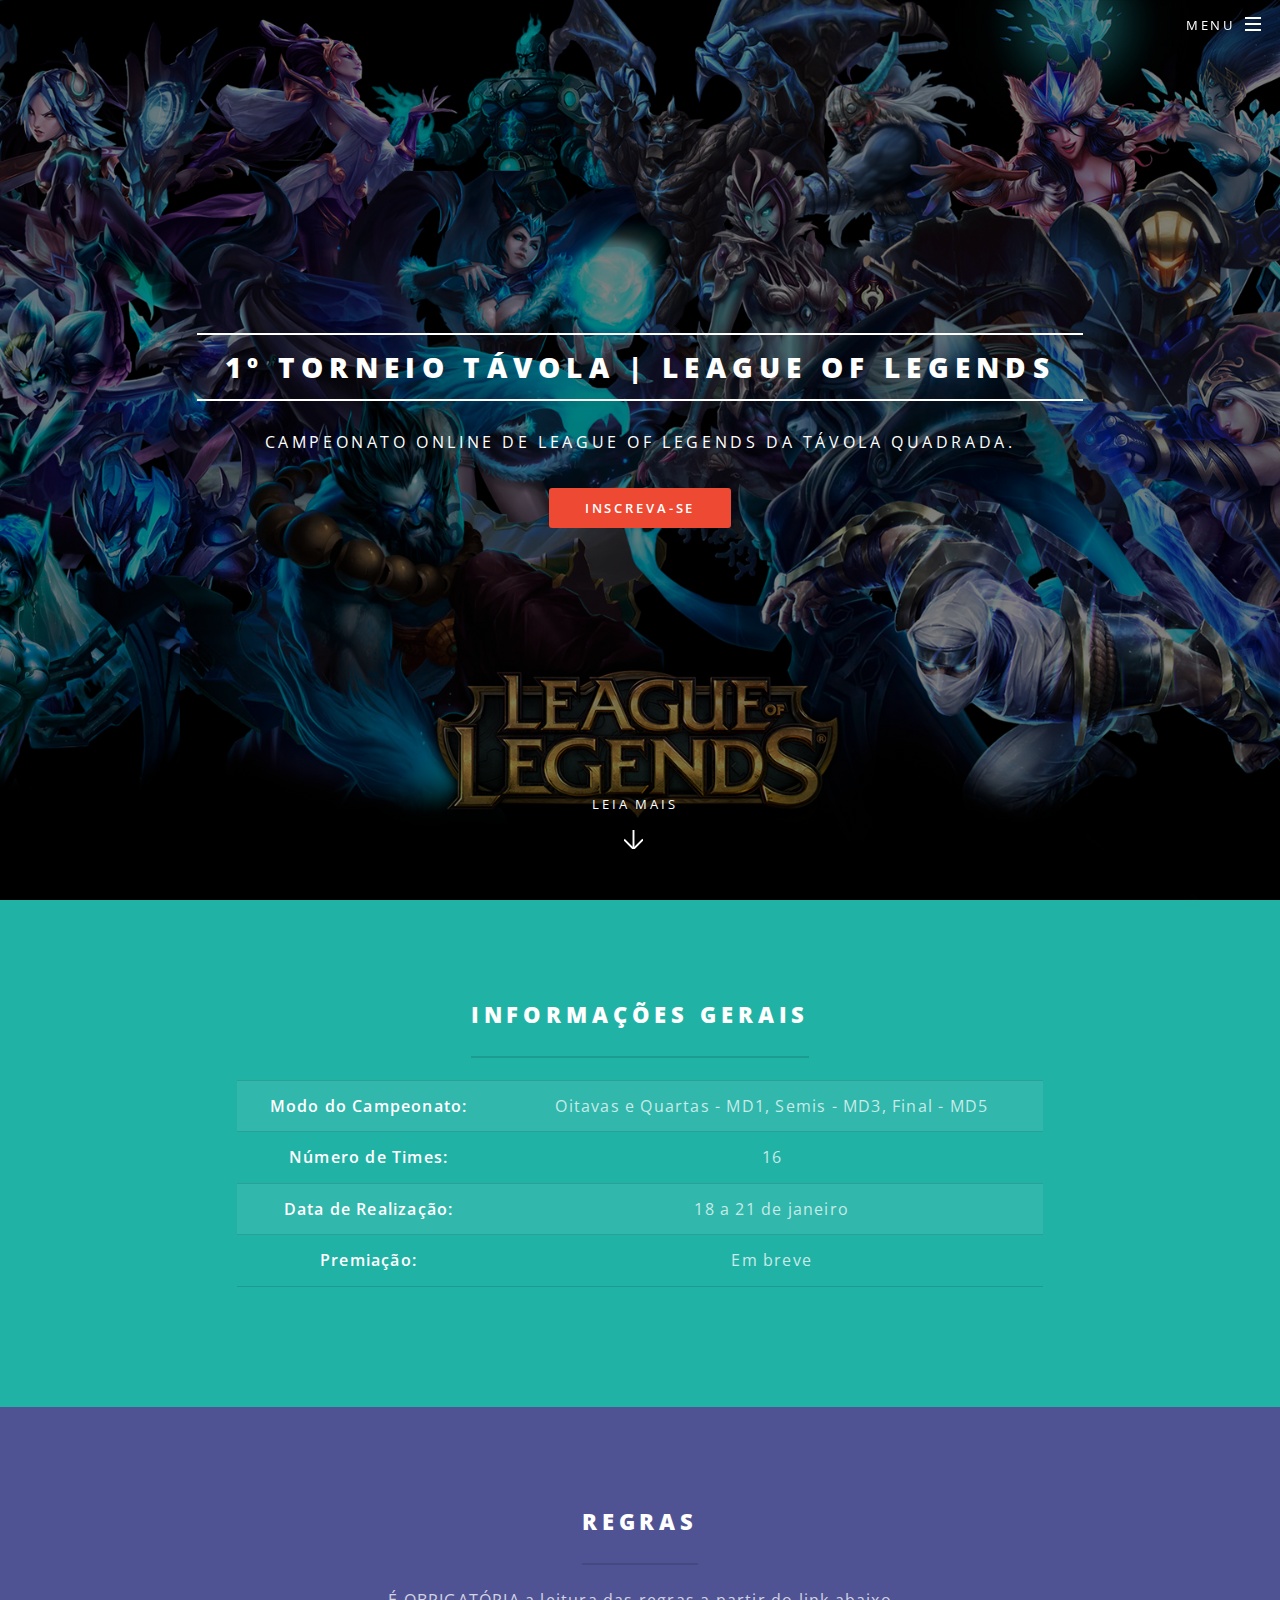
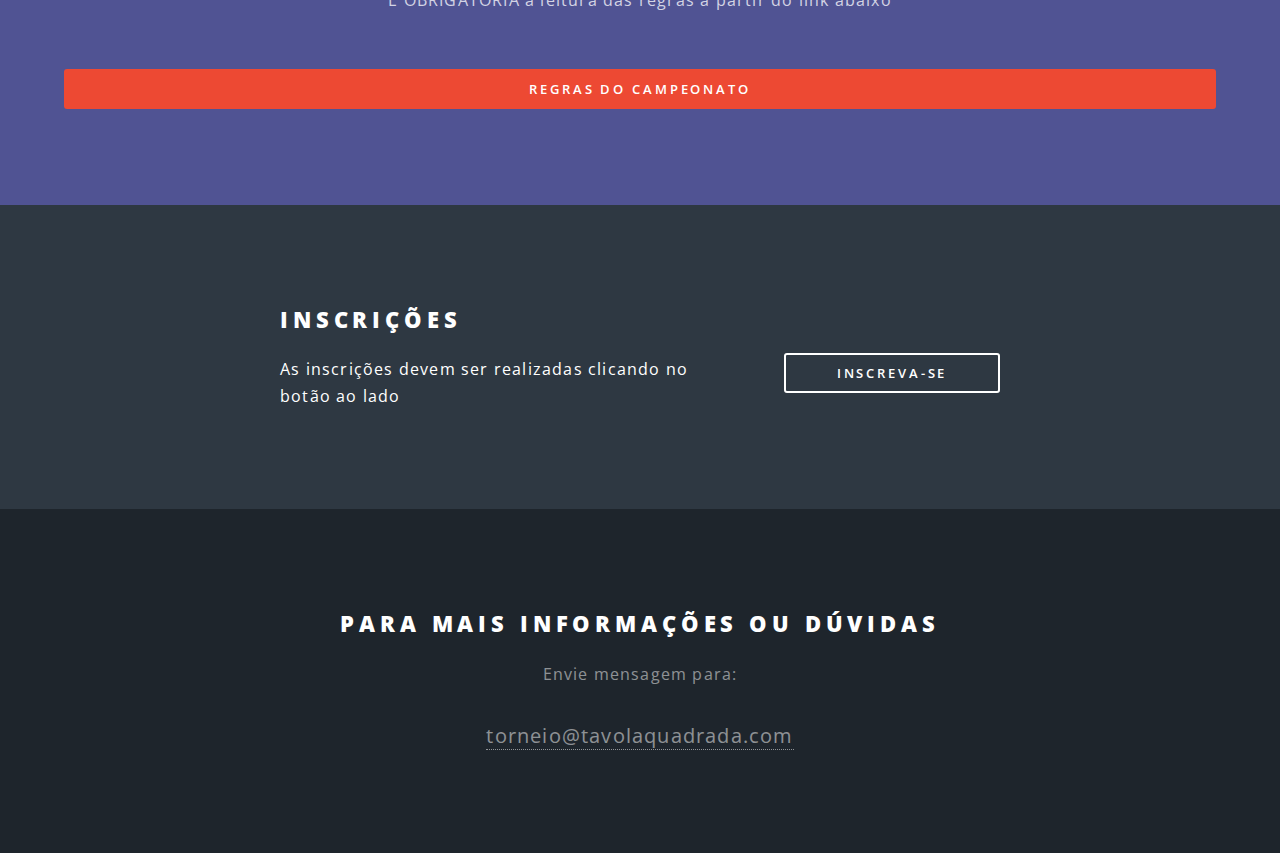
<file: lol.html>
<!DOCTYPE HTML>
<!--
    Spectral by HTML5 UP
    html5up.net | @n33co
    Free for personal and commercial use under the CCA 3.0 license (html5up.net/license)
-->
<html>
    <head>
        <title>Távola Quadrada | Torneio</title>
        <meta charset="utf-8" />
        <meta name="viewport" content="width=device-width, initial-scale=1" />
        <meta name="description" content="" />
        <meta name="keywords" content="" />
        <!--[if lte IE 8]><script src="css/ie/html5shiv.js"></script><![endif]-->
        <link rel="stylesheet" href="css/style.css" />
		<link rel="shortcut icon" href="favicon.ico" />
        <!--[if lte IE 9]><link rel="stylesheet" href="css/ie/v9.css" /><![endif]-->
        <!--[if lte IE 8]><link rel="stylesheet" href="css/ie/v8.css" /><![endif]-->
    </head>
    <body class="landing">

        <!-- Page Wrapper -->
            <div id="page-wrapper2">

                <!-- Header -->
                    <header id="header" class="alt">
						<h1><a href="index.html">1º Torneio Távola de League of Legends</a></h1>
						<nav id="nav">
							<ul>
								<li class="special">
									<a href="#" class="menuToggle"><span>Menu</span></a>
									<div id="menu">
										<ul>
											<li><a href="index.html">Início</a></li>
											<li><a href="lol.html">Torneio</a></li>
											<li><a href="regras.html">Regras</a></li>
											<li><a href="contato.html">Contato</a></li>
										</ul>
									</div>
								</li>
							</ul>
						</nav>
					</header>

                <!-- Banner -->
                    <section id="banner">
                        <div class="inner">
                            <h2>1º Torneio Távola | League of Legends</h2>
                            <p>Campeonato online de League of Legends da Távola Quadrada.</p>
                            <ul class="actions">
                                <li><a target="_blank" href="https://goo.gl/forms/ICtVfObjKnohALZm1" class="button special">Inscreva-se</a></li>
                            </ul>
                        </div>
                        <a href="#one" class="more scrolly">Leia Mais</a>
                    </section>

                <!-- One -->
                    <section id="one" class="wrapper style1 special">
                        <div class="inner">
                            <header class="major">
                                <h2>Informações Gerais</h2>
                                <table style="width:70%;margin:auto;" cellspacing="10">
                                  <tr>
                                    <td><b>Modo do Campeonato:</b></td>
                                    <td>Oitavas e Quartas - MD1, Semis - MD3, Final - MD5</td>
                                  </tr>
                                  <tr>
                                    <td><b>Número de Times:</b></td>
                                    <td>16</td>
                                  </tr>
                                  <!--tr>
                                    <td><b>Inscrição do Time:</b></td>
                                    <td>R$50,00</td>
                                  </tr-->
                                  <tr>
                                    <td><b>Data de Realização:</b></td>
                                    <td>18 a 21 de janeiro</td>
                                  </tr>
                                  <tr>
                                    <td><b>Premiação:</b></td>
                                    <td>Em breve <!--1º colocado: Troféu + Medalhas + R$500,00 (equipe) + 3200RP, Ryze e Skin Ryze Triunfante (para cada jogador da equipe)<br/>
                                        2º colocado: Medalhas + R$250,00 (equipe) + 2400RP (para cada jogador da equipe)<br />
                                        3º colocado: Medalhas + R$150,00 (equipe) + 1600RP (para cada jogador da equipe)<br />
                                        4º colocado: 800RP (para cada jogador da equipe)-->
                                    </td>
                                  </tr>
                                </table>
                                <!-- <p><b>Modo do campeonato:</b> Eliminação Simples<br />
                                <b>Número de Times:      </b> 32<br />
                                <b>Inscrição do Time:</b> R$50,00<br />
                                <b>Data de Realizações:</b> 27 & 28 de janeiro<br />
                                <b>Premiação:</b> 1º colocado: Troféu + Medalhas + R$500,00<br />
                                <b>Premiação:</b> 2º colocado: Medalhas + R$250,00<br />
                                <b>Premiação:</b> 2º colocado: Medalhas + R$150,00<br />
                                </p> -->
                            </header>
                        </div>
                    </section>

                    <section id="three" class="wrapper style3 special">
                        <div class="inner">
                            <header class="major">
                                <h2>REGRAS</h2>
                                <p>É OBRIGATÓRIA a leitura das regras a partir do link abaixo</p>
                            </header>
                            <ul class="actions vertical">
                                <li><a href="regras.html" class="button special fit">REGRAS DO CAMPEONATO</a></li>
                            </ul>

                        </div>
                    </section>


                <!-- CTA -->
                    <section id="cta" class="wrapper style4">
                        <div class="inner">
                            <header>
                                <h2>INSCRIÇÕES</h2>
                                <p>As inscrições devem ser realizadas clicando no botão ao lado</p>

                            </header>
                            <ul class="actions vertical" style="margin:auto;">
                                <li><a target="_blank" href="https://goo.gl/forms/ICtVfObjKnohALZm1" class="button fit">INSCREVA-SE</a></li>
                            </ul>
                        </div>
                    </section>

                <!-- Footer -->
                    <footer id="footer">
                        <header>
                                <h2>Para mais informações ou dúvidas</h2>
                                <p>Envie mensagem para:</p>
                            </header>
                        <ul class="icons">
                            <li><a>torneio@tavolaquadrada.com</a></li>
                        </ul>
                    </footer>

            </div>

        <!-- Scripts -->
            <script src="js/jquery.min.js"></script>
            <script src="js/jquery.scrollex.min.js"></script>
            <script src="js/jquery.scrolly.min.js"></script>
            <script src="js/skel.min.js"></script>
            <script src="js/init.js"></script>

    </body>
</html>
</file>
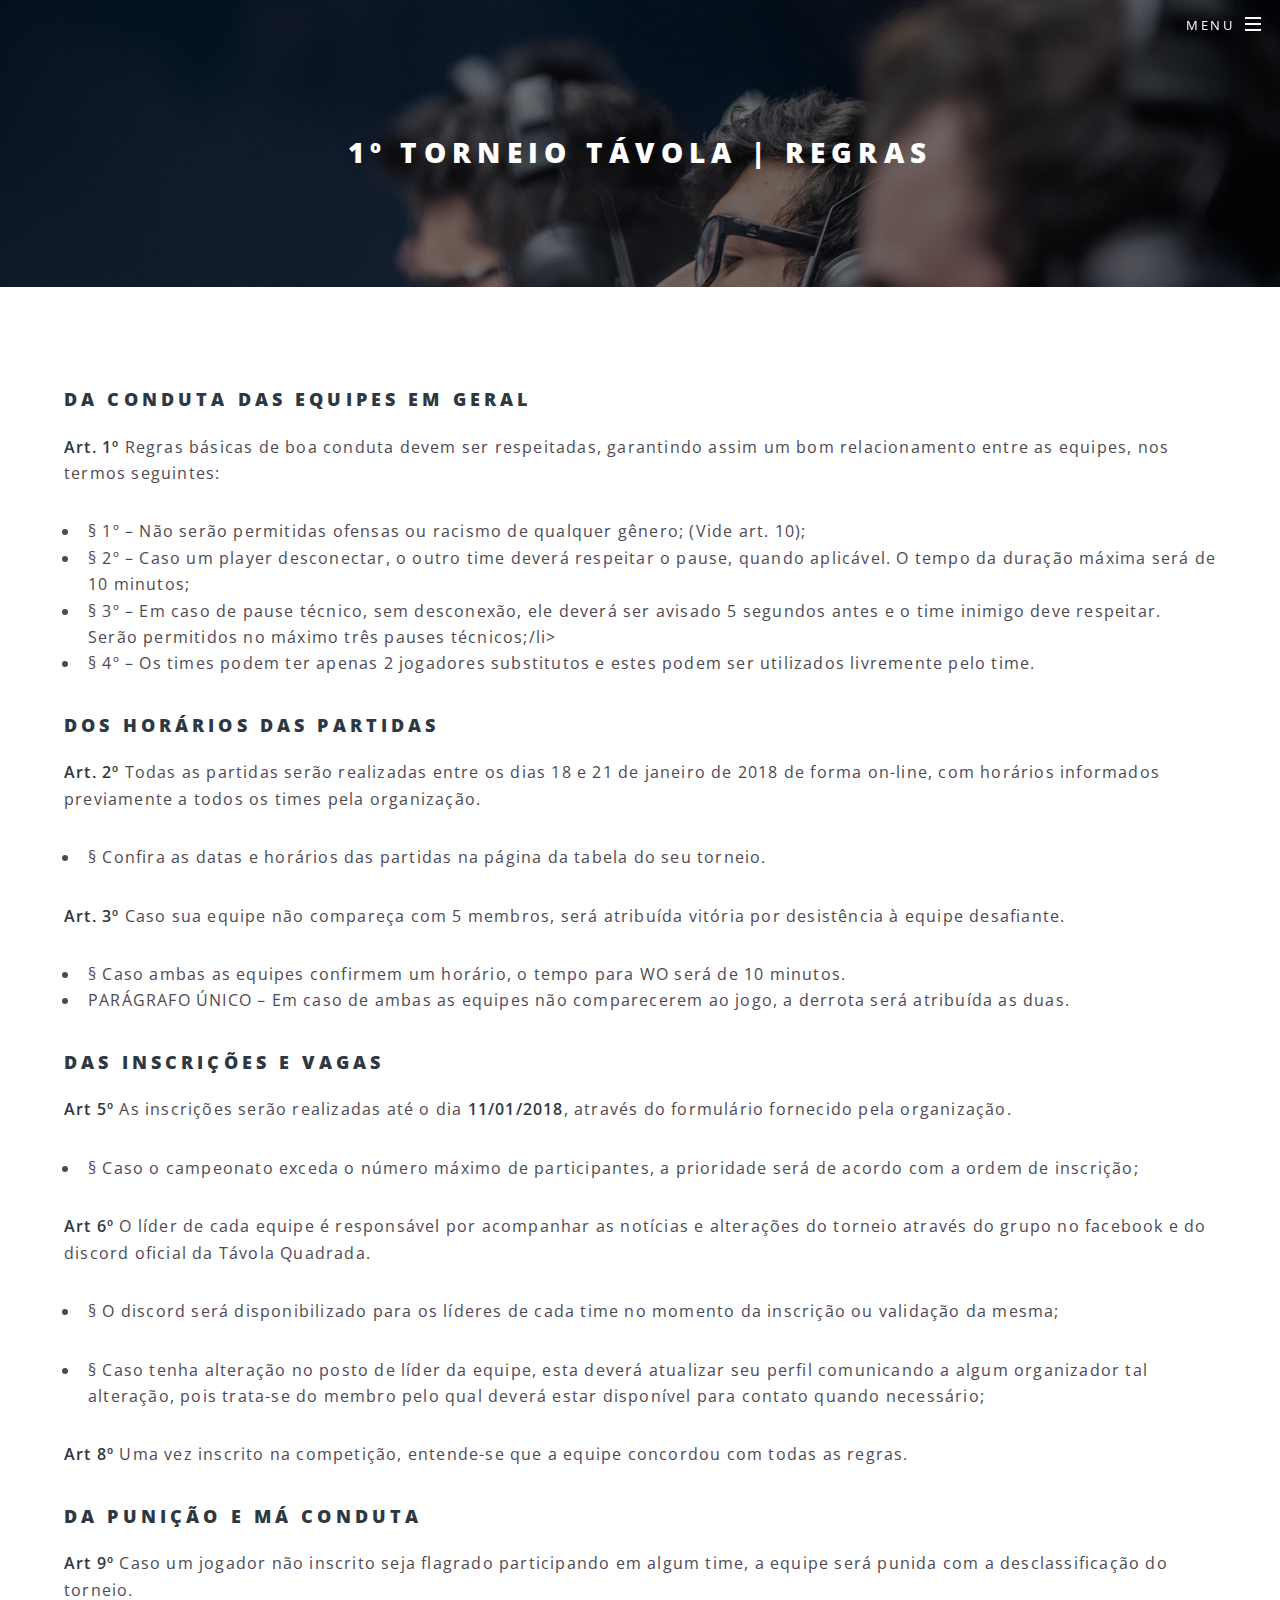
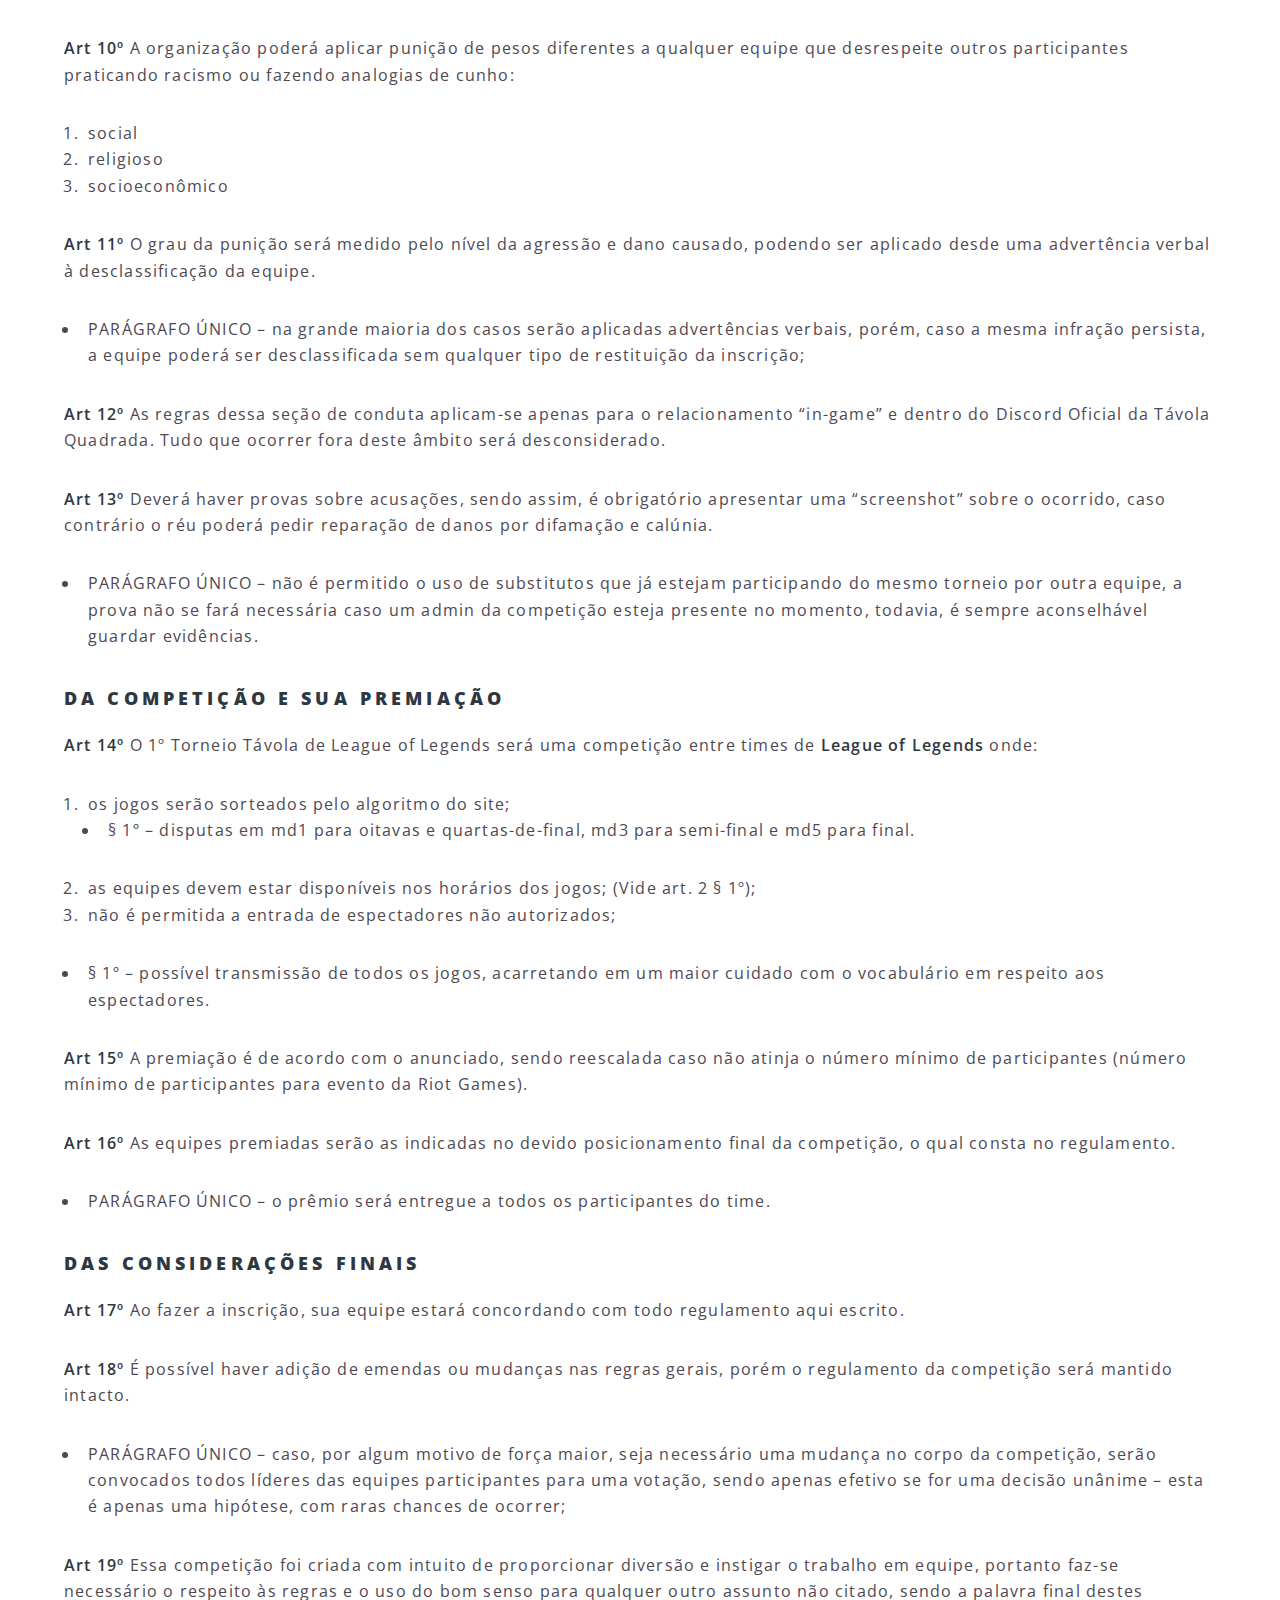
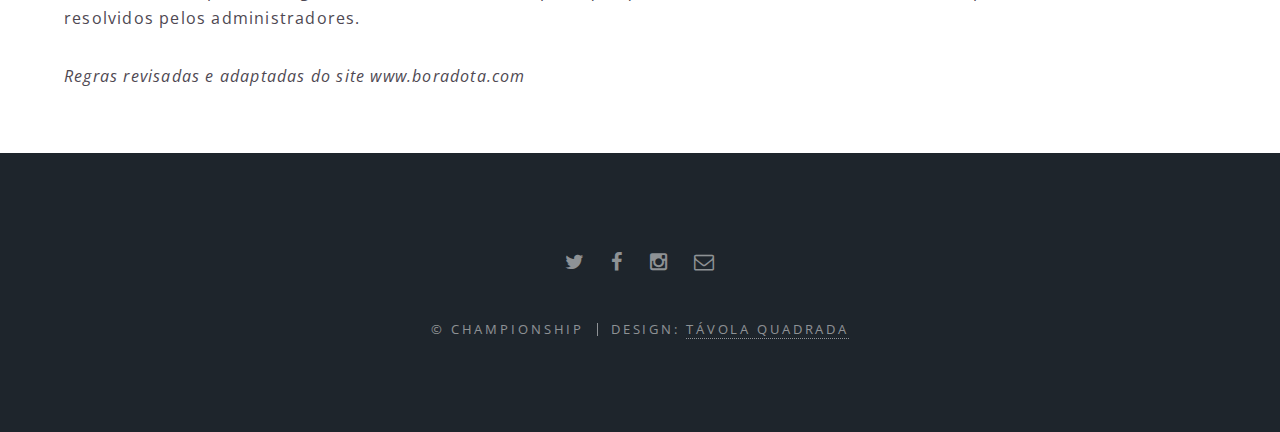
<file: regras.html>
<!DOCTYPE HTML>
<!--
	Spectral by HTML5 UP
	html5up.net | @n33co
	Free for personal and commercial use under the CCA 3.0 license (html5up.net/license)
-->
<html>
	<head>
		<title>Távola Quadrada | Regras</title>
		<meta charset="utf-8" />
		<meta name="viewport" content="width=device-width, initial-scale=1" />
		<meta name="description" content="" />
		<meta name="keywords" content="" />
		<!--[if lte IE 8]><script src="css/ie/html5shiv.js"></script><![endif]-->
		<link rel="stylesheet" href="css/style.css" />
		<link rel="shortcut icon" href="favicon.ico" />
		<!--[if lte IE 9]><link rel="stylesheet" href="css/ie/v9.css" /><![endif]-->
		<!--[if lte IE 8]><link rel="stylesheet" href="css/ie/v8.css" /><![endif]-->
	</head>
	<body class="landing">

		<!-- Page Wrapper -->
			<div id="page-wrapper2">

				<!-- Header -->
					<header id="header" class="alt">
						<h1><a href="index.html">1º Torneio Távola de League of Legends</a></h1>
						<nav id="nav">
							<ul>
								<li class="special">
									<a href="#" class="menuToggle"><span>Menu</span></a>
									<div id="menu">
										<ul>
											<li><a href="index.html">Início</a></li>
											<li><a href="lol.html">Torneio</a></li>
											<li><a href="regras.html">Regras</a></li>
											<li><a href="contato.html">Contato</a></li>
										</ul>
									</div>
								</li>
							</ul>
						</nav>
					</header>

				<!-- Main -->
					<article id="main">
						<header>
							<h2>1º Torneio Távola | Regras</h2>
						</header>
						<section class="wrapper style5">
							<div class="inner">

								<h3>DA CONDUTA DAS EQUIPES EM GERAL</h3>
								<p><b>Art. 1º</b> Regras básicas de boa conduta devem ser respeitadas, garantindo assim um bom relacionamento entre as equipes, nos termos seguintes:</p>

								<ul>
									<li>§ 1º – Não serão permitidas ofensas ou racismo de qualquer gênero; (Vide art. 10);</li>
									<li>§ 2º – Caso um player desconectar, o outro time deverá respeitar o pause, quando aplicável. O tempo da duração máxima será de 10 minutos;</li>
									<li>§ 3º – Em caso de pause técnico, sem desconexão, ele deverá ser avisado 5 segundos antes e o time inimigo deve respeitar. Serão permitidos no máximo três pauses técnicos;/li>
									<li>§ 4º – Os times podem ter apenas 2 jogadores substitutos e estes podem ser utilizados livremente pelo time.</li>
								</ul>

								<h3>DOS HORÁRIOS DAS PARTIDAS</h3>
								<p><b>Art. 2º</b> Todas as partidas serão realizadas entre os dias 18 e 21 de janeiro de 2018 de forma on-line, com horários informados previamente a todos os times pela organização.</p>

								<ul>
									<li>§ Confira as datas e horários das partidas na página da tabela do seu torneio.</li>
								</ul>
								<p><b>Art. 3º</b> Caso sua equipe não compareça com 5 membros, será atribuída vitória por desistência à equipe desafiante.</p>

								<ul>
									<li>§ Caso ambas as equipes confirmem um horário, o tempo para WO será de 10 minutos.</li>
									<li>PARÁGRAFO ÚNICO – Em caso de ambas as equipes não comparecerem ao jogo, a derrota será atribuída as duas.</li>
								</ul>

								<h3>DAS INSCRIÇÕES E VAGAS</h3>
								<p><b>Art 5º</b> As inscrições serão realizadas até o dia <strong>11/01/2018</strong>, através do formulário fornecido pela organização.</p>
								<ul>
									<li>§ Caso o campeonato exceda o número máximo de participantes, a prioridade será de acordo com a ordem de inscrição;</li>
								</ul>
								<p><b>Art 6º</b> O líder de cada equipe é responsável por acompanhar as notícias e alterações do torneio através do grupo no facebook e do discord oficial da Távola Quadrada.</p>
								<ul>
									<li>§ O discord será disponibilizado para os líderes de cada time no momento da inscrição ou validação da mesma;	</li>
								</ul>
								<ul>
									<li>§ Caso tenha alteração no posto de líder da equipe, esta deverá atualizar seu perfil comunicando a algum organizador tal alteração, pois trata-se do membro pelo qual deverá estar disponível para contato quando necessário;</li>
								</ul>
								<p><b>Art 8º</b> Uma vez inscrito na competição, entende-se que a equipe concordou com todas as regras.</p>

								<h3>DA PUNIÇÃO E MÁ CONDUTA</h3>
								<p><b>Art 9º</b> Caso um jogador não inscrito seja flagrado participando em algum time, a equipe será punida com a desclassificação do torneio.</p>
								<p><b>Art 10º</b> A organização poderá aplicar punição de pesos diferentes a qualquer equipe que desrespeite outros participantes praticando racismo ou fazendo analogias de cunho:</p>
								<ol>
									<li>social</li>
									<li>religioso</li>
									<li>socioeconômico</li>
								</ol>
								<p><b>Art 11º</b> O grau da punição será medido pelo nível da agressão e dano causado, podendo ser aplicado desde uma advertência verbal à desclassificação da equipe.</p>
								<ul>
									<li>PARÁGRAFO ÚNICO – na grande maioria dos casos serão aplicadas advertências verbais, porém, caso a mesma infração persista, a equipe poderá ser desclassificada sem qualquer tipo de restituição da inscrição;</li>
								</ul>
								<p><b>Art 12º</b> As regras dessa seção de conduta aplicam-se apenas para o relacionamento “in-game” e dentro do Discord Oficial da Távola Quadrada. Tudo que ocorrer fora deste âmbito será desconsiderado.</p>
								<p><b>Art 13º</b> Deverá haver provas sobre acusações, sendo assim, é obrigatório apresentar uma “screenshot” sobre o ocorrido, caso contrário o réu poderá pedir reparação de danos por difamação e calúnia.</p>
								<ul>
									<li>PARÁGRAFO ÚNICO – não é permitido o uso de substitutos que já estejam participando do mesmo torneio por outra equipe, a prova não se fará necessária caso um admin da competição esteja presente no momento, todavia, é sempre aconselhável guardar evidências.</li>
								</ul>

								<h3>DA COMPETIÇÃO E SUA PREMIAÇÃO</h3>
								<p><b>Art 14º</b> O 1º Torneio Távola de League of Legends será uma competição entre times de <b>League of Legends</b> onde:</p>
								<ol>
									<li>os jogos serão sorteados pelo algoritmo do site;</li>
									<ul>
										<li>§ 1º – disputas em md1 para oitavas e quartas-de-final, md3 para semi-final e md5 para final.</li>
									</ul>
									<li>as equipes devem estar disponíveis nos horários dos jogos; (Vide art. 2 § 1º);</li>
									<li>não é permitida a entrada de espectadores não autorizados;</li>
								</ol>
								<ul>
									<li>§ 1º – possível transmissão de todos os jogos, acarretando em um maior cuidado com o vocabulário em respeito aos espectadores.</li>
								</ul>
								<p><b>Art 15º</b> A premiação é de acordo com o anunciado, sendo reescalada caso não atinja o número mínimo de participantes (número mínimo de participantes para evento da Riot Games).</p>
								<p><b>Art 16º</b> As equipes premiadas serão as indicadas no devido posicionamento final da competição, o qual consta no regulamento.</p>
								<ul>
									<li>PARÁGRAFO ÚNICO – o prêmio será entregue a todos os participantes do time.</li>
								</ul>

								<h3>DAS CONSIDERAÇÕES FINAIS</h3>
								<p><b>Art 17º</b> Ao fazer a inscrição, sua equipe estará concordando com todo regulamento aqui escrito.</p>
								<p><b>Art 18º</b> É possível haver adição de emendas ou mudanças nas regras gerais, porém o regulamento da competição será mantido intacto.</p>
								<ul>
									<li>PARÁGRAFO ÚNICO – caso, por algum motivo de força maior, seja necessário uma mudança no corpo da competição, serão convocados todos líderes das equipes participantes para uma votação, sendo apenas efetivo se for uma decisão unânime – esta é apenas uma hipótese, com raras chances de ocorrer;</li>
								</ul>
								<p><b>Art 19º</b> Essa competição foi criada com intuito de proporcionar diversão e instigar o trabalho em equipe, portanto faz-se necessário o respeito às regras e o uso do bom senso para qualquer outro assunto não citado, sendo a palavra final destes resolvidos pelos administradores.</p>

								<i>Regras revisadas e adaptadas do site www.boradota.com</i>
							</div>
						</section>
					</article>

				<!-- Footer -->
					<footer id="footer">
						<ul class="icons">
							<li><a href="https://twitter.com/TQOficial" class="icon fa-twitter"><span class="label">Twitter</span></a></li>
							<li><a href="https://www.facebook.com/TavolaQuadrada" class="icon fa-facebook"><span class="label">Facebook</span></a></li>
							<li><a href="https://www.instagram.com/tqoficial/" class="icon fa-instagram"><span class="label">Instagram</span></a></li>
							<li><a href="mailto:torneio@tavolaquadrada.com" class="icon fa-envelope-o"><span class="label">E-mail</span></a></li>
						</ul>
						<ul class="copyright">
							<li>&copy; Championship </li><li>Design: <a href="https://www.facebook.com/TavolaQuadrada">Távola Quadrada</a></li>
						</ul>
					</footer>

			</div>

		<!-- Scripts -->
			<script src="js/jquery.min.js"></script>
			<script src="js/jquery.scrollex.min.js"></script>
			<script src="js/jquery.scrolly.min.js"></script>
			<script src="js/skel.min.js"></script>
			<script src="js/init.js"></script>

	</body>
</html>
</file>
<file: css/ie/v9.css>
/*
	Spectral by HTML5 UP
	html5up.net | @n33co
	Free for personal and commercial use under the CCA 3.0 license (html5up.net/license)
*/

/* Spotlight */

	.spotlight {
		display: block;
	}

		.spotlight .image {
			display: inline-block;
			vertical-align: top;
		}

		.spotlight .content {
			padding: 4em 4em 2em 4em;
			display: inline-block;
		}

		.spotlight:after {
			clear: both;
			content: '';
			display: block;
		}

/* Features */

	.features {
		display: block;
	}

		.features li {
			float: left;
		}

		.features:after {
			content: '';
			display: block;
			clear: both;
		}

/* Banner + Wrapper (style4) */

	#banner,
	.wrapper.style4 {
		background-image: url("../../images/banner.jpg");
		background-position: center center;
		background-repeat: no-repeat;
		background-size: cover;
		position: relative;
	}

		#banner:before,
		.wrapper.style4:before {
			background: #000000;
			content: '';
			height: 100%;
			left: 0;
			opacity: 0.5;
			position: absolute;
			top: 0;
			width: 100%;
		}

		#banner .inner,
		.wrapper.style4 .inner {
			position: relative;
			z-index: 1;
		}

/* Banner */

	#banner {
		padding: 14em 0 12em 0;
		height: auto;
	}

		#banner:after {
			display: none;
		}

/* CTA */

	#cta .inner header {
		float: left;
	}

	#cta .inner .actions {
		float: left;
	}

	#cta .inner:after {
		clear: both;
		content: '';
		display: block;
	}

/* Main */

	#main > header {
		background-image: url("../../images/banner.jpg");
		background-position: center center;
		background-repeat: no-repeat;
		background-size: cover;
		position: relative;
	}

		#main > header:before {
			background: #000000;
			content: '';
			height: 100%;
			left: 0;
			opacity: 0.5;
			position: absolute;
			top: 0;
			width: 100%;
		}

		#main > header > * {
			position: relative;
			z-index: 1;
		}
</file>
<file: css/ie/v8.css>
/*
	Spectral by HTML5 UP
	html5up.net | @n33co
	Free for personal and commercial use under the CCA 3.0 license (html5up.net/license)
*/

/* Icon */

	.icon.major {
		border: none;
	}

		.icon.major:before {
			font-size: 3em;
		}

/* Form */

	label {
		color: #2E3842;
	}

	input[type="text"],
	input[type="password"],
	input[type="email"],
	select,
	textarea {
		border: solid 1px #dfdfdf;
	}

/* Button */

	input[type="submit"],
	input[type="reset"],
	input[type="button"],
	button,
	.button {
		border: solid 2px #dfdfdf;
	}

		input[type="submit"].special,
		input[type="reset"].special,
		input[type="button"].special,
		button.special,
		.button.special {
			border: 0 !important;
		}

/* Page Wrapper + Menu */

	#menu {
		display: none;
	}

	body.is-menu-visible #menu {
		display: block;
	}

/* Header */

	#header nav > ul > li > a.menuToggle:after {
		display: none;
	}

/* Banner + Wrapper (style4) */

	#banner,
	.wrapper.style4 {
		-ms-behavior: url("css/ie/backgroundsize.min.htc");
	}

		#banner:before,
		.wrapper.style4:before {
			display: none;
		}

/* Banner */

	#banner .more {
		height: 4em;
	}

		#banner .more:after {
			display: none;
		}

/* Main */

	#main > header {
		-ms-behavior: url("css/ie/backgroundsize.min.htc");
	}

		#main > header:before {
			display: none;
		}
</file>
<file: css/style.css>
@charset "UTF-8";
@import url(font-awesome.min.css);
@import url("http://fonts.googleapis.com/css?family=Open+Sans:400,400italic,600,600italic,800,800italic");

/*
	Spectral by HTML5 UP
	html5up.net | @n33co
	Free for personal and commercial use under the CCA 3.0 license (html5up.net/license)
*/

/* IE Viewport Fix */

	@-ms-viewport {
  		width: device-width;
	}

/* Reset */

	html, body, div, span, applet, object, iframe, h1, h2, h3, h4, h5, h6, p, blockquote, pre, a, abbr, acronym, address, big, cite, code, del, dfn, em, img, ins, kbd, q, s, samp, small, strike, strong, sub, sup, tt, var, b, u, i, center, dl, dt, dd, ol, ul, li, fieldset, form, label, legend, table, caption, tbody, tfoot, thead, tr, th, td, article, aside, canvas, details, embed, figure, figcaption, footer, header, hgroup, menu, nav, output, ruby, section, summary, time, mark, audio, video {
		margin: 0;
		padding: 0;
		border: 0;
		font-size: 100%;
		font: inherit;
		vertical-align: baseline;
	}

	article, aside, details, figcaption, figure, footer, header, hgroup, menu, nav, section {
		display: block;
	}

	body {
		line-height: 1;
	}

	ol, ul {
		list-style: none;
	}

	blockquote, q {
		quotes: none;
	}

	blockquote:before, blockquote:after, q:before, q:after {
		content: '';
		content: none;
	}

	table {
		border-collapse: collapse;
		border-spacing: 0;
	}

	body {
		-webkit-text-size-adjust: none;
	}

/* Box Model */

	*, *:before, *:after {
		-moz-box-sizing: border-box;
		-webkit-box-sizing: border-box;
		-ms-box-sizing: border-box;
		box-sizing: border-box;
	}

/* Basic */

	body {
		background: #2e3842;
	}

		body.is-loading *, body.is-loading *:before, body.is-loading *:after {
			-moz-animation: none !important;
			-webkit-animation: none !important;
			-ms-animation: none !important;
			animation: none !important;
			-moz-transition: none !important;
			-webkit-transition: none !important;
			-ms-transition: none !important;
			transition: none !important;
		}

	body, input, select, textarea {
		color: #fff;
		font-family: "Open Sans", Helvetica, sans-serif;
		font-size: 15pt;
		font-weight: 400;
		letter-spacing: 0.075em;
		line-height: 1.65em;
	}

		@media screen and (max-width: 1680px) {
			body, input, select, textarea {
				font-size: 13pt;
			}
		}

		@media screen and (max-width: 1280px) {
			body, input, select, textarea {
				font-size: 12pt;
			}
		}

		@media screen and (max-width: 736px) {
			body, input, select, textarea {
				font-size: 11pt;
				letter-spacing: 0.0375em;
			}
		}

	a {
		-moz-transition: color 0.2s ease, border-bottom-color 0.2s ease;
		-webkit-transition: color 0.2s ease, border-bottom-color 0.2s ease;
		-ms-transition: color 0.2s ease, border-bottom-color 0.2s ease;
		transition: color 0.2s ease, border-bottom-color 0.2s ease;
		border-bottom: dotted 1px;
		color: inherit;
		text-decoration: none;
	}

		a:hover {
			border-bottom-color: transparent;
		}

	strong, b {
		color: #fff;
		font-weight: 600;
	}

	em, i {
		font-style: italic;
	}

	p {
		margin: 0 0 2em 0;
	}

	h1, h2, h3, h4, h5, h6 {
		color: #fff;
		font-weight: 800;
		letter-spacing: 0.225em;
		line-height: 1em;
		margin: 0 0 1em 0;
		text-transform: uppercase;
	}

		h1 a, h2 a, h3 a, h4 a, h5 a, h6 a {
			color: inherit;
			text-decoration: none;
		}

	h2 {
		font-size: 1.35em;
		line-height: 1.75em;
	}

		@media screen and (max-width: 736px) {
			h2 {
				font-size: 1.1em;
				line-height: 1.65em;
			}
		}

	h3 {
		font-size: 1.15em;
		line-height: 1.75em;
	}

		@media screen and (max-width: 736px) {
			h3 {
				font-size: 1em;
				line-height: 1.65em;
			}
		}

	h4 {
		font-size: 1em;
		line-height: 1.5em;
	}

	h5 {
		font-size: 0.8em;
		line-height: 1.5em;
	}

	h6 {
		font-size: 0.7em;
		line-height: 1.5em;
	}

	sub {
		font-size: 0.8em;
		position: relative;
		top: 0.5em;
	}

	sup {
		font-size: 0.8em;
		position: relative;
		top: -0.5em;
	}

	hr {
		border: 0;
		border-bottom: solid 2px #fff;
		margin: 3em 0;
	}

		hr.major {
			margin: 4.5em 0;
		}

	blockquote {
		border-left: solid 4px #fff;
		font-style: italic;
		margin: 0 0 2em 0;
		padding: 0.5em 0 0.5em 2em;
	}

	code {
		background: rgba(144, 144, 144, 0.25);
		border-radius: 3px;
		font-family: "Courier New", monospace;
		font-size: 0.9em;
		letter-spacing: 0;
		margin: 0 0.25em;
		padding: 0.25em 0.65em;
	}

	pre {
		-webkit-overflow-scrolling: touch;
		font-family: "Courier New", monospace;
		font-size: 0.9em;
		margin: 0 0 2em 0;
	}

		pre code {
			display: block;
			line-height: 1.75em;
			padding: 1em 1.5em;
			overflow-x: auto;
		}

	.align-left {
		text-align: left;
	}

	.align-center {
		text-align: center;
	}

	.align-right {
		text-align: right;
	}

/* Grid */

	.row {
		border-bottom: solid 1px transparent;
		-moz-box-sizing: border-box;
		-webkit-box-sizing: border-box;
		box-sizing: border-box;
	}

	.row > * {
		float: left;
		-moz-box-sizing: border-box;
		-webkit-box-sizing: border-box;
		box-sizing: border-box;
	}

	.row:after, .row:before {
		content: '';
		display: block;
		clear: both;
		height: 0;
	}

	.row.uniform > * > :first-child {
		margin-top: 0;
	}

	.row.uniform > * > :last-child {
		margin-bottom: 0;
	}

	.row.\30 \25  > * {
		padding: 0 0 0 0em;
	}

	.row.\30 \25 {
		margin: 0 0 -1px 0em;
	}

	.row.uniform.\30 \25  > * {
		padding: 0em 0 0 0em;
	}

	.row.uniform.\30 \25 {
		margin: 0em 0 -1px 0em;
	}

	.row > * {
		padding: 0 0 0 1.5em;
	}

	.row {
		margin: 0 0 -1px -1.5em;
	}

	.row.uniform > * {
		padding: 1.5em 0 0 1.5em;
	}

	.row.uniform {
		margin: -1.5em 0 -1px -1.5em;
	}

	.row.\32 00\25  > * {
		padding: 0 0 0 3em;
	}

	.row.\32 00\25 {
		margin: 0 0 -1px -3em;
	}

	.row.uniform.\32 00\25  > * {
		padding: 3em 0 0 3em;
	}

	.row.uniform.\32 00\25 {
		margin: -3em 0 -1px -3em;
	}

	.row.\31 50\25  > * {
		padding: 0 0 0 2.25em;
	}

	.row.\31 50\25 {
		margin: 0 0 -1px -2.25em;
	}

	.row.uniform.\31 50\25  > * {
		padding: 2.25em 0 0 2.25em;
	}

	.row.uniform.\31 50\25 {
		margin: -2.25em 0 -1px -2.25em;
	}

	.row.\35 0\25  > * {
		padding: 0 0 0 0.75em;
	}

	.row.\35 0\25 {
		margin: 0 0 -1px -0.75em;
	}

	.row.uniform.\35 0\25  > * {
		padding: 0.75em 0 0 0.75em;
	}

	.row.uniform.\35 0\25 {
		margin: -0.75em 0 -1px -0.75em;
	}

	.row.\32 5\25  > * {
		padding: 0 0 0 0.375em;
	}

	.row.\32 5\25 {
		margin: 0 0 -1px -0.375em;
	}

	.row.uniform.\32 5\25  > * {
		padding: 0.375em 0 0 0.375em;
	}

	.row.uniform.\32 5\25 {
		margin: -0.375em 0 -1px -0.375em;
	}

	.\31 2u, .\31 2u\24 {
		width: 100%;
		clear: none;
		margin-left: 0;
	}

	.\31 1u, .\31 1u\24 {
		width: 91.6666666667%;
		clear: none;
		margin-left: 0;
	}

	.\31 0u, .\31 0u\24 {
		width: 83.3333333333%;
		clear: none;
		margin-left: 0;
	}

	.\39 u, .\39 u\24 {
		width: 75%;
		clear: none;
		margin-left: 0;
	}

	.\38 u, .\38 u\24 {
		width: 66.6666666667%;
		clear: none;
		margin-left: 0;
	}

	.\37 u, .\37 u\24 {
		width: 58.3333333333%;
		clear: none;
		margin-left: 0;
	}

	.\36 u, .\36 u\24 {
		width: 50%;
		clear: none;
		margin-left: 0;
	}

	.\35 u, .\35 u\24 {
		width: 41.6666666667%;
		clear: none;
		margin-left: 0;
	}

	.\34 u, .\34 u\24 {
		width: 33.3333333333%;
		clear: none;
		margin-left: 0;
	}

	.\33 u, .\33 u\24 {
		width: 25%;
		clear: none;
		margin-left: 0;
	}

	.\32 u, .\32 u\24 {
		width: 16.6666666667%;
		clear: none;
		margin-left: 0;
	}

	.\31 u, .\31 u\24 {
		width: 8.3333333333%;
		clear: none;
		margin-left: 0;
	}

	.\31 2u\24  + *,
	.\31 1u\24  + *,
	.\31 0u\24  + *,
	.\39 u\24  + *,
	.\38 u\24  + *,
	.\37 u\24  + *,
	.\36 u\24  + *,
	.\35 u\24  + *,
	.\34 u\24  + *,
	.\33 u\24  + *,
	.\32 u\24  + *,
	.\31 u\24  + * {
		clear: left;
	}

	.\-11u {
		margin-left: 91.66667%;
	}

	.\-10u {
		margin-left: 83.33333%;
	}

	.\-9u {
		margin-left: 75%;
	}

	.\-8u {
		margin-left: 66.66667%;
	}

	.\-7u {
		margin-left: 58.33333%;
	}

	.\-6u {
		margin-left: 50%;
	}

	.\-5u {
		margin-left: 41.66667%;
	}

	.\-4u {
		margin-left: 33.33333%;
	}

	.\-3u {
		margin-left: 25%;
	}

	.\-2u {
		margin-left: 16.66667%;
	}

	.\-1u {
		margin-left: 8.33333%;
	}

	@media screen and (max-width: 1680px) {
		.row > * {
			padding: 0 0 0 1.5em;
		}

		.row {
			margin: 0 0 -1px -1.5em;
		}

		.row.uniform > * {
			padding: 1.5em 0 0 1.5em;
		}

		.row.uniform {
			margin: -1.5em 0 -1px -1.5em;
		}

		.row.\32 00\25  > * {
			padding: 0 0 0 3em;
		}

		.row.\32 00\25 {
			margin: 0 0 -1px -3em;
		}

		.row.uniform.\32 00\25  > * {
			padding: 3em 0 0 3em;
		}

		.row.uniform.\32 00\25 {
			margin: -3em 0 -1px -3em;
		}

		.row.\31 50\25  > * {
			padding: 0 0 0 2.25em;
		}

		.row.\31 50\25 {
			margin: 0 0 -1px -2.25em;
		}

		.row.uniform.\31 50\25  > * {
			padding: 2.25em 0 0 2.25em;
		}

		.row.uniform.\31 50\25 {
			margin: -2.25em 0 -1px -2.25em;
		}

		.row.\35 0\25  > * {
			padding: 0 0 0 0.75em;
		}

		.row.\35 0\25 {
			margin: 0 0 -1px -0.75em;
		}

		.row.uniform.\35 0\25  > * {
			padding: 0.75em 0 0 0.75em;
		}

		.row.uniform.\35 0\25 {
			margin: -0.75em 0 -1px -0.75em;
		}

		.row.\32 5\25  > * {
			padding: 0 0 0 0.375em;
		}

		.row.\32 5\25 {
			margin: 0 0 -1px -0.375em;
		}

		.row.uniform.\32 5\25  > * {
			padding: 0.375em 0 0 0.375em;
		}

		.row.uniform.\32 5\25 {
			margin: -0.375em 0 -1px -0.375em;
		}

		.\31 2u\28xlarge\29, .\31 2u\24\28xlarge\29 {
			width: 100%;
			clear: none;
			margin-left: 0;
		}

		.\31 1u\28xlarge\29, .\31 1u\24\28xlarge\29 {
			width: 91.6666666667%;
			clear: none;
			margin-left: 0;
		}

		.\31 0u\28xlarge\29, .\31 0u\24\28xlarge\29 {
			width: 83.3333333333%;
			clear: none;
			margin-left: 0;
		}

		.\39 u\28xlarge\29, .\39 u\24\28xlarge\29 {
			width: 75%;
			clear: none;
			margin-left: 0;
		}

		.\38 u\28xlarge\29, .\38 u\24\28xlarge\29 {
			width: 66.6666666667%;
			clear: none;
			margin-left: 0;
		}

		.\37 u\28xlarge\29, .\37 u\24\28xlarge\29 {
			width: 58.3333333333%;
			clear: none;
			margin-left: 0;
		}

		.\36 u\28xlarge\29, .\36 u\24\28xlarge\29 {
			width: 50%;
			clear: none;
			margin-left: 0;
		}

		.\35 u\28xlarge\29, .\35 u\24\28xlarge\29 {
			width: 41.6666666667%;
			clear: none;
			margin-left: 0;
		}

		.\34 u\28xlarge\29, .\34 u\24\28xlarge\29 {
			width: 33.3333333333%;
			clear: none;
			margin-left: 0;
		}

		.\33 u\28xlarge\29, .\33 u\24\28xlarge\29 {
			width: 25%;
			clear: none;
			margin-left: 0;
		}

		.\32 u\28xlarge\29, .\32 u\24\28xlarge\29 {
			width: 16.6666666667%;
			clear: none;
			margin-left: 0;
		}

		.\31 u\28xlarge\29, .\31 u\24\28xlarge\29 {
			width: 8.3333333333%;
			clear: none;
			margin-left: 0;
		}

		.\31 2u\24\28xlarge\29  + *,
		.\31 1u\24\28xlarge\29  + *,
		.\31 0u\24\28xlarge\29  + *,
		.\39 u\24\28xlarge\29  + *,
		.\38 u\24\28xlarge\29  + *,
		.\37 u\24\28xlarge\29  + *,
		.\36 u\24\28xlarge\29  + *,
		.\35 u\24\28xlarge\29  + *,
		.\34 u\24\28xlarge\29  + *,
		.\33 u\24\28xlarge\29  + *,
		.\32 u\24\28xlarge\29  + *,
		.\31 u\24\28xlarge\29  + * {
			clear: left;
		}

		.\-11u\28xlarge\29 {
			margin-left: 91.66667%;
		}

		.\-10u\28xlarge\29 {
			margin-left: 83.33333%;
		}

		.\-9u\28xlarge\29 {
			margin-left: 75%;
		}

		.\-8u\28xlarge\29 {
			margin-left: 66.66667%;
		}

		.\-7u\28xlarge\29 {
			margin-left: 58.33333%;
		}

		.\-6u\28xlarge\29 {
			margin-left: 50%;
		}

		.\-5u\28xlarge\29 {
			margin-left: 41.66667%;
		}

		.\-4u\28xlarge\29 {
			margin-left: 33.33333%;
		}

		.\-3u\28xlarge\29 {
			margin-left: 25%;
		}

		.\-2u\28xlarge\29 {
			margin-left: 16.66667%;
		}

		.\-1u\28xlarge\29 {
			margin-left: 8.33333%;
		}
	}

	@media screen and (max-width: 1280px) {
		.row > * {
			padding: 0 0 0 1.5em;
		}

		.row {
			margin: 0 0 -1px -1.5em;
		}

		.row.uniform > * {
			padding: 1.5em 0 0 1.5em;
		}

		.row.uniform {
			margin: -1.5em 0 -1px -1.5em;
		}

		.row.\32 00\25  > * {
			padding: 0 0 0 3em;
		}

		.row.\32 00\25 {
			margin: 0 0 -1px -3em;
		}

		.row.uniform.\32 00\25  > * {
			padding: 3em 0 0 3em;
		}

		.row.uniform.\32 00\25 {
			margin: -3em 0 -1px -3em;
		}

		.row.\31 50\25  > * {
			padding: 0 0 0 2.25em;
		}

		.row.\31 50\25 {
			margin: 0 0 -1px -2.25em;
		}

		.row.uniform.\31 50\25  > * {
			padding: 2.25em 0 0 2.25em;
		}

		.row.uniform.\31 50\25 {
			margin: -2.25em 0 -1px -2.25em;
		}

		.row.\35 0\25  > * {
			padding: 0 0 0 0.75em;
		}

		.row.\35 0\25 {
			margin: 0 0 -1px -0.75em;
		}

		.row.uniform.\35 0\25  > * {
			padding: 0.75em 0 0 0.75em;
		}

		.row.uniform.\35 0\25 {
			margin: -0.75em 0 -1px -0.75em;
		}

		.row.\32 5\25  > * {
			padding: 0 0 0 0.375em;
		}

		.row.\32 5\25 {
			margin: 0 0 -1px -0.375em;
		}

		.row.uniform.\32 5\25  > * {
			padding: 0.375em 0 0 0.375em;
		}

		.row.uniform.\32 5\25 {
			margin: -0.375em 0 -1px -0.375em;
		}

		.\31 2u\28large\29, .\31 2u\24\28large\29 {
			width: 100%;
			clear: none;
			margin-left: 0;
		}

		.\31 1u\28large\29, .\31 1u\24\28large\29 {
			width: 91.6666666667%;
			clear: none;
			margin-left: 0;
		}

		.\31 0u\28large\29, .\31 0u\24\28large\29 {
			width: 83.3333333333%;
			clear: none;
			margin-left: 0;
		}

		.\39 u\28large\29, .\39 u\24\28large\29 {
			width: 75%;
			clear: none;
			margin-left: 0;
		}

		.\38 u\28large\29, .\38 u\24\28large\29 {
			width: 66.6666666667%;
			clear: none;
			margin-left: 0;
		}

		.\37 u\28large\29, .\37 u\24\28large\29 {
			width: 58.3333333333%;
			clear: none;
			margin-left: 0;
		}

		.\36 u\28large\29, .\36 u\24\28large\29 {
			width: 50%;
			clear: none;
			margin-left: 0;
		}

		.\35 u\28large\29, .\35 u\24\28large\29 {
			width: 41.6666666667%;
			clear: none;
			margin-left: 0;
		}

		.\34 u\28large\29, .\34 u\24\28large\29 {
			width: 33.3333333333%;
			clear: none;
			margin-left: 0;
		}

		.\33 u\28large\29, .\33 u\24\28large\29 {
			width: 25%;
			clear: none;
			margin-left: 0;
		}

		.\32 u\28large\29, .\32 u\24\28large\29 {
			width: 16.6666666667%;
			clear: none;
			margin-left: 0;
		}

		.\31 u\28large\29, .\31 u\24\28large\29 {
			width: 8.3333333333%;
			clear: none;
			margin-left: 0;
		}

		.\31 2u\24\28large\29  + *,
		.\31 1u\24\28large\29  + *,
		.\31 0u\24\28large\29  + *,
		.\39 u\24\28large\29  + *,
		.\38 u\24\28large\29  + *,
		.\37 u\24\28large\29  + *,
		.\36 u\24\28large\29  + *,
		.\35 u\24\28large\29  + *,
		.\34 u\24\28large\29  + *,
		.\33 u\24\28large\29  + *,
		.\32 u\24\28large\29  + *,
		.\31 u\24\28large\29  + * {
			clear: left;
		}

		.\-11u\28large\29 {
			margin-left: 91.66667%;
		}

		.\-10u\28large\29 {
			margin-left: 83.33333%;
		}

		.\-9u\28large\29 {
			margin-left: 75%;
		}

		.\-8u\28large\29 {
			margin-left: 66.66667%;
		}

		.\-7u\28large\29 {
			margin-left: 58.33333%;
		}

		.\-6u\28large\29 {
			margin-left: 50%;
		}

		.\-5u\28large\29 {
			margin-left: 41.66667%;
		}

		.\-4u\28large\29 {
			margin-left: 33.33333%;
		}

		.\-3u\28large\29 {
			margin-left: 25%;
		}

		.\-2u\28large\29 {
			margin-left: 16.66667%;
		}

		.\-1u\28large\29 {
			margin-left: 8.33333%;
		}
	}

	@media screen and (max-width: 980px) {
		.row > * {
			padding: 0 0 0 1.5em;
		}

		.row {
			margin: 0 0 -1px -1.5em;
		}

		.row.uniform > * {
			padding: 1.5em 0 0 1.5em;
		}

		.row.uniform {
			margin: -1.5em 0 -1px -1.5em;
		}

		.row.\32 00\25  > * {
			padding: 0 0 0 3em;
		}

		.row.\32 00\25 {
			margin: 0 0 -1px -3em;
		}

		.row.uniform.\32 00\25  > * {
			padding: 3em 0 0 3em;
		}

		.row.uniform.\32 00\25 {
			margin: -3em 0 -1px -3em;
		}

		.row.\31 50\25  > * {
			padding: 0 0 0 2.25em;
		}

		.row.\31 50\25 {
			margin: 0 0 -1px -2.25em;
		}

		.row.uniform.\31 50\25  > * {
			padding: 2.25em 0 0 2.25em;
		}

		.row.uniform.\31 50\25 {
			margin: -2.25em 0 -1px -2.25em;
		}

		.row.\35 0\25  > * {
			padding: 0 0 0 0.75em;
		}

		.row.\35 0\25 {
			margin: 0 0 -1px -0.75em;
		}

		.row.uniform.\35 0\25  > * {
			padding: 0.75em 0 0 0.75em;
		}

		.row.uniform.\35 0\25 {
			margin: -0.75em 0 -1px -0.75em;
		}

		.row.\32 5\25  > * {
			padding: 0 0 0 0.375em;
		}

		.row.\32 5\25 {
			margin: 0 0 -1px -0.375em;
		}

		.row.uniform.\32 5\25  > * {
			padding: 0.375em 0 0 0.375em;
		}

		.row.uniform.\32 5\25 {
			margin: -0.375em 0 -1px -0.375em;
		}

		.\31 2u\28medium\29, .\31 2u\24\28medium\29 {
			width: 100%;
			clear: none;
			margin-left: 0;
		}

		.\31 1u\28medium\29, .\31 1u\24\28medium\29 {
			width: 91.6666666667%;
			clear: none;
			margin-left: 0;
		}

		.\31 0u\28medium\29, .\31 0u\24\28medium\29 {
			width: 83.3333333333%;
			clear: none;
			margin-left: 0;
		}

		.\39 u\28medium\29, .\39 u\24\28medium\29 {
			width: 75%;
			clear: none;
			margin-left: 0;
		}

		.\38 u\28medium\29, .\38 u\24\28medium\29 {
			width: 66.6666666667%;
			clear: none;
			margin-left: 0;
		}

		.\37 u\28medium\29, .\37 u\24\28medium\29 {
			width: 58.3333333333%;
			clear: none;
			margin-left: 0;
		}

		.\36 u\28medium\29, .\36 u\24\28medium\29 {
			width: 50%;
			clear: none;
			margin-left: 0;
		}

		.\35 u\28medium\29, .\35 u\24\28medium\29 {
			width: 41.6666666667%;
			clear: none;
			margin-left: 0;
		}

		.\34 u\28medium\29, .\34 u\24\28medium\29 {
			width: 33.3333333333%;
			clear: none;
			margin-left: 0;
		}

		.\33 u\28medium\29, .\33 u\24\28medium\29 {
			width: 25%;
			clear: none;
			margin-left: 0;
		}

		.\32 u\28medium\29, .\32 u\24\28medium\29 {
			width: 16.6666666667%;
			clear: none;
			margin-left: 0;
		}

		.\31 u\28medium\29, .\31 u\24\28medium\29 {
			width: 8.3333333333%;
			clear: none;
			margin-left: 0;
		}

		.\31 2u\24\28medium\29  + *,
		.\31 1u\24\28medium\29  + *,
		.\31 0u\24\28medium\29  + *,
		.\39 u\24\28medium\29  + *,
		.\38 u\24\28medium\29  + *,
		.\37 u\24\28medium\29  + *,
		.\36 u\24\28medium\29  + *,
		.\35 u\24\28medium\29  + *,
		.\34 u\24\28medium\29  + *,
		.\33 u\24\28medium\29  + *,
		.\32 u\24\28medium\29  + *,
		.\31 u\24\28medium\29  + * {
			clear: left;
		}

		.\-11u\28medium\29 {
			margin-left: 91.66667%;
		}

		.\-10u\28medium\29 {
			margin-left: 83.33333%;
		}

		.\-9u\28medium\29 {
			margin-left: 75%;
		}

		.\-8u\28medium\29 {
			margin-left: 66.66667%;
		}

		.\-7u\28medium\29 {
			margin-left: 58.33333%;
		}

		.\-6u\28medium\29 {
			margin-left: 50%;
		}

		.\-5u\28medium\29 {
			margin-left: 41.66667%;
		}

		.\-4u\28medium\29 {
			margin-left: 33.33333%;
		}

		.\-3u\28medium\29 {
			margin-left: 25%;
		}

		.\-2u\28medium\29 {
			margin-left: 16.66667%;
		}

		.\-1u\28medium\29 {
			margin-left: 8.33333%;
		}
	}

	@media screen and (max-width: 736px) {
		.row > * {
			padding: 0 0 0 1.5em;
		}

		.row {
			margin: 0 0 -1px -1.5em;
		}

		.row.uniform > * {
			padding: 1.5em 0 0 1.5em;
		}

		.row.uniform {
			margin: -1.5em 0 -1px -1.5em;
		}

		.row.\32 00\25  > * {
			padding: 0 0 0 3em;
		}

		.row.\32 00\25 {
			margin: 0 0 -1px -3em;
		}

		.row.uniform.\32 00\25  > * {
			padding: 3em 0 0 3em;
		}

		.row.uniform.\32 00\25 {
			margin: -3em 0 -1px -3em;
		}

		.row.\31 50\25  > * {
			padding: 0 0 0 2.25em;
		}

		.row.\31 50\25 {
			margin: 0 0 -1px -2.25em;
		}

		.row.uniform.\31 50\25  > * {
			padding: 2.25em 0 0 2.25em;
		}

		.row.uniform.\31 50\25 {
			margin: -2.25em 0 -1px -2.25em;
		}

		.row.\35 0\25  > * {
			padding: 0 0 0 0.75em;
		}

		.row.\35 0\25 {
			margin: 0 0 -1px -0.75em;
		}

		.row.uniform.\35 0\25  > * {
			padding: 0.75em 0 0 0.75em;
		}

		.row.uniform.\35 0\25 {
			margin: -0.75em 0 -1px -0.75em;
		}

		.row.\32 5\25  > * {
			padding: 0 0 0 0.375em;
		}

		.row.\32 5\25 {
			margin: 0 0 -1px -0.375em;
		}

		.row.uniform.\32 5\25  > * {
			padding: 0.375em 0 0 0.375em;
		}

		.row.uniform.\32 5\25 {
			margin: -0.375em 0 -1px -0.375em;
		}

		.\31 2u\28small\29, .\31 2u\24\28small\29 {
			width: 100%;
			clear: none;
			margin-left: 0;
		}

		.\31 1u\28small\29, .\31 1u\24\28small\29 {
			width: 91.6666666667%;
			clear: none;
			margin-left: 0;
		}

		.\31 0u\28small\29, .\31 0u\24\28small\29 {
			width: 83.3333333333%;
			clear: none;
			margin-left: 0;
		}

		.\39 u\28small\29, .\39 u\24\28small\29 {
			width: 75%;
			clear: none;
			margin-left: 0;
		}

		.\38 u\28small\29, .\38 u\24\28small\29 {
			width: 66.6666666667%;
			clear: none;
			margin-left: 0;
		}

		.\37 u\28small\29, .\37 u\24\28small\29 {
			width: 58.3333333333%;
			clear: none;
			margin-left: 0;
		}

		.\36 u\28small\29, .\36 u\24\28small\29 {
			width: 50%;
			clear: none;
			margin-left: 0;
		}

		.\35 u\28small\29, .\35 u\24\28small\29 {
			width: 41.6666666667%;
			clear: none;
			margin-left: 0;
		}

		.\34 u\28small\29, .\34 u\24\28small\29 {
			width: 33.3333333333%;
			clear: none;
			margin-left: 0;
		}

		.\33 u\28small\29, .\33 u\24\28small\29 {
			width: 25%;
			clear: none;
			margin-left: 0;
		}

		.\32 u\28small\29, .\32 u\24\28small\29 {
			width: 16.6666666667%;
			clear: none;
			margin-left: 0;
		}

		.\31 u\28small\29, .\31 u\24\28small\29 {
			width: 8.3333333333%;
			clear: none;
			margin-left: 0;
		}

		.\31 2u\24\28small\29  + *,
		.\31 1u\24\28small\29  + *,
		.\31 0u\24\28small\29  + *,
		.\39 u\24\28small\29  + *,
		.\38 u\24\28small\29  + *,
		.\37 u\24\28small\29  + *,
		.\36 u\24\28small\29  + *,
		.\35 u\24\28small\29  + *,
		.\34 u\24\28small\29  + *,
		.\33 u\24\28small\29  + *,
		.\32 u\24\28small\29  + *,
		.\31 u\24\28small\29  + * {
			clear: left;
		}

		.\-11u\28small\29 {
			margin-left: 91.66667%;
		}

		.\-10u\28small\29 {
			margin-left: 83.33333%;
		}

		.\-9u\28small\29 {
			margin-left: 75%;
		}

		.\-8u\28small\29 {
			margin-left: 66.66667%;
		}

		.\-7u\28small\29 {
			margin-left: 58.33333%;
		}

		.\-6u\28small\29 {
			margin-left: 50%;
		}

		.\-5u\28small\29 {
			margin-left: 41.66667%;
		}

		.\-4u\28small\29 {
			margin-left: 33.33333%;
		}

		.\-3u\28small\29 {
			margin-left: 25%;
		}

		.\-2u\28small\29 {
			margin-left: 16.66667%;
		}

		.\-1u\28small\29 {
			margin-left: 8.33333%;
		}
	}

	@media screen and (max-width: 480px) {
		.row > * {
			padding: 0 0 0 1.5em;
		}

		.row {
			margin: 0 0 -1px -1.5em;
		}

		.row.uniform > * {
			padding: 1.5em 0 0 1.5em;
		}

		.row.uniform {
			margin: -1.5em 0 -1px -1.5em;
		}

		.row.\32 00\25  > * {
			padding: 0 0 0 3em;
		}

		.row.\32 00\25 {
			margin: 0 0 -1px -3em;
		}

		.row.uniform.\32 00\25  > * {
			padding: 3em 0 0 3em;
		}

		.row.uniform.\32 00\25 {
			margin: -3em 0 -1px -3em;
		}

		.row.\31 50\25  > * {
			padding: 0 0 0 2.25em;
		}

		.row.\31 50\25 {
			margin: 0 0 -1px -2.25em;
		}

		.row.uniform.\31 50\25  > * {
			padding: 2.25em 0 0 2.25em;
		}

		.row.uniform.\31 50\25 {
			margin: -2.25em 0 -1px -2.25em;
		}

		.row.\35 0\25  > * {
			padding: 0 0 0 0.75em;
		}

		.row.\35 0\25 {
			margin: 0 0 -1px -0.75em;
		}

		.row.uniform.\35 0\25  > * {
			padding: 0.75em 0 0 0.75em;
		}

		.row.uniform.\35 0\25 {
			margin: -0.75em 0 -1px -0.75em;
		}

		.row.\32 5\25  > * {
			padding: 0 0 0 0.375em;
		}

		.row.\32 5\25 {
			margin: 0 0 -1px -0.375em;
		}

		.row.uniform.\32 5\25  > * {
			padding: 0.375em 0 0 0.375em;
		}

		.row.uniform.\32 5\25 {
			margin: -0.375em 0 -1px -0.375em;
		}

		.\31 2u\28xsmall\29, .\31 2u\24\28xsmall\29 {
			width: 100%;
			clear: none;
			margin-left: 0;
		}

		.\31 1u\28xsmall\29, .\31 1u\24\28xsmall\29 {
			width: 91.6666666667%;
			clear: none;
			margin-left: 0;
		}

		.\31 0u\28xsmall\29, .\31 0u\24\28xsmall\29 {
			width: 83.3333333333%;
			clear: none;
			margin-left: 0;
		}

		.\39 u\28xsmall\29, .\39 u\24\28xsmall\29 {
			width: 75%;
			clear: none;
			margin-left: 0;
		}

		.\38 u\28xsmall\29, .\38 u\24\28xsmall\29 {
			width: 66.6666666667%;
			clear: none;
			margin-left: 0;
		}

		.\37 u\28xsmall\29, .\37 u\24\28xsmall\29 {
			width: 58.3333333333%;
			clear: none;
			margin-left: 0;
		}

		.\36 u\28xsmall\29, .\36 u\24\28xsmall\29 {
			width: 50%;
			clear: none;
			margin-left: 0;
		}

		.\35 u\28xsmall\29, .\35 u\24\28xsmall\29 {
			width: 41.6666666667%;
			clear: none;
			margin-left: 0;
		}

		.\34 u\28xsmall\29, .\34 u\24\28xsmall\29 {
			width: 33.3333333333%;
			clear: none;
			margin-left: 0;
		}

		.\33 u\28xsmall\29, .\33 u\24\28xsmall\29 {
			width: 25%;
			clear: none;
			margin-left: 0;
		}

		.\32 u\28xsmall\29, .\32 u\24\28xsmall\29 {
			width: 16.6666666667%;
			clear: none;
			margin-left: 0;
		}

		.\31 u\28xsmall\29, .\31 u\24\28xsmall\29 {
			width: 8.3333333333%;
			clear: none;
			margin-left: 0;
		}

		.\31 2u\24\28xsmall\29  + *,
		.\31 1u\24\28xsmall\29  + *,
		.\31 0u\24\28xsmall\29  + *,
		.\39 u\24\28xsmall\29  + *,
		.\38 u\24\28xsmall\29  + *,
		.\37 u\24\28xsmall\29  + *,
		.\36 u\24\28xsmall\29  + *,
		.\35 u\24\28xsmall\29  + *,
		.\34 u\24\28xsmall\29  + *,
		.\33 u\24\28xsmall\29  + *,
		.\32 u\24\28xsmall\29  + *,
		.\31 u\24\28xsmall\29  + * {
			clear: left;
		}

		.\-11u\28xsmall\29 {
			margin-left: 91.66667%;
		}

		.\-10u\28xsmall\29 {
			margin-left: 83.33333%;
		}

		.\-9u\28xsmall\29 {
			margin-left: 75%;
		}

		.\-8u\28xsmall\29 {
			margin-left: 66.66667%;
		}

		.\-7u\28xsmall\29 {
			margin-left: 58.33333%;
		}

		.\-6u\28xsmall\29 {
			margin-left: 50%;
		}

		.\-5u\28xsmall\29 {
			margin-left: 41.66667%;
		}

		.\-4u\28xsmall\29 {
			margin-left: 33.33333%;
		}

		.\-3u\28xsmall\29 {
			margin-left: 25%;
		}

		.\-2u\28xsmall\29 {
			margin-left: 16.66667%;
		}

		.\-1u\28xsmall\29 {
			margin-left: 8.33333%;
		}
	}

/* Section/Article */

	section.special, article.special {
		text-align: center;
	}

	header p {
		color: rgba(255, 255, 255, 0.5);
		position: relative;
		top: -0.25em;
	}

	header h3 + p {
		font-size: 1.1em;
	}

	header h4 + p,
	header h5 + p,
	header h6 + p {
		font-size: 0.9em;
	}

	header.major {
		margin: 0 0 3.5em 0;
	}

		header.major h2, header.major h3, header.major h4, header.major h5, header.major h6 {
			border-bottom: solid 2px #fff;
			display: inline-block;
			padding-bottom: 1em;
			position: relative;
		}

			header.major h2:after, header.major h3:after, header.major h4:after, header.major h5:after, header.major h6:after {
				content: '';
				display: block;
				height: 1px;
			}

		header.major p {
			color: #fff;
			top: 0;
		}

		@media screen and (max-width: 736px) {
			header.major {
				margin: 0 0 2em 0;
			}
		}

	@media screen and (max-width: 980px) {
		header br {
			display: none;
		}
	}

/* Form */

	form {
		margin: 0 0 2em 0;
	}

	label {
		color: #fff;
		display: block;
		font-size: 0.9em;
		font-weight: 600;
		margin: 0 0 1em 0;
	}

	input[type="text"],
	input[type="password"],
	input[type="email"],
	select,
	textarea {
		-moz-appearance: none;
		-webkit-appearance: none;
		-ms-appearance: none;
		appearance: none;
		background: rgba(144, 144, 144, 0.25);
		border-radius: 3px;
		border: none;
		color: inherit;
		display: block;
		outline: 0;
		padding: 0 1em;
		text-decoration: none;
		width: 100%;
	}

		input[type="text"]:invalid,
		input[type="password"]:invalid,
		input[type="email"]:invalid,
		select:invalid,
		textarea:invalid {
			box-shadow: none;
		}

		input[type="text"]:focus,
		input[type="password"]:focus,
		input[type="email"]:focus,
		select:focus,
		textarea:focus {
			box-shadow: 0 0 0 2px #21b2a6;
		}

	.select-wrapper {
		text-decoration: none;
		display: block;
		position: relative;
	}

		.select-wrapper:before {
			content: "";
			-moz-osx-font-smoothing: grayscale;
			-webkit-font-smoothing: antialiased;
			font-family: FontAwesome;
			font-style: normal;
			font-weight: normal;
			text-transform: none !important;
		}

		.select-wrapper:before {
			-moz-pointer-events: none;
			-webkit-pointer-events: none;
			-ms-pointer-events: none;
			pointer-events: none;
			color: #fff;
			display: block;
			height: 2.75em;
			line-height: 2.75em;
			position: absolute;
			right: 0;
			text-align: center;
			top: 0;
			width: 2.75em;
		}

		.select-wrapper select::-ms-expand {
			display: none;
		}

	input[type="text"],
	input[type="password"],
	input[type="email"],
	select {
		height: 2.75em;
	}

	textarea {
		padding: 0.75em 1em;
	}

	input[type="checkbox"],
	input[type="radio"] {
		-moz-appearance: none;
		-webkit-appearance: none;
		-ms-appearance: none;
		appearance: none;
		display: block;
		float: left;
		margin-right: -2em;
		opacity: 0;
		width: 1em;
		z-index: -1;
	}

		input[type="checkbox"] + label,
		input[type="radio"] + label {
			text-decoration: none;
			color: #fff;
			cursor: pointer;
			display: inline-block;
			font-size: 1em;
			font-weight: 400;
			padding-left: 2.4em;
			padding-right: 0.75em;
			position: relative;
		}

			input[type="checkbox"] + label:before,
			input[type="radio"] + label:before {
				-moz-osx-font-smoothing: grayscale;
				-webkit-font-smoothing: antialiased;
				font-family: FontAwesome;
				font-style: normal;
				font-weight: normal;
				text-transform: none !important;
			}

			input[type="checkbox"] + label:before,
			input[type="radio"] + label:before {
				background: rgba(144, 144, 144, 0.25);
				border-radius: 3px;
				content: '';
				display: inline-block;
				height: 1.65em;
				left: 0;
				line-height: 1.58125em;
				position: absolute;
				text-align: center;
				top: 0;
				width: 1.65em;
			}

		input[type="checkbox"]:checked + label:before,
		input[type="radio"]:checked + label:before {
			background: #2e3842;
			color: #fff;
			content: '\f00c';
		}

		input[type="checkbox"]:focus + label:before,
		input[type="radio"]:focus + label:before {
			box-shadow: 0 0 0 2px #21b2a6;
		}

	input[type="checkbox"] + label:before {
		border-radius: 3px;
	}

	input[type="radio"] + label:before {
		border-radius: 100%;
	}

	::-webkit-input-placeholder {
		color: rgba(255, 255, 255, 0.5) !important;
		opacity: 1.0;
	}

	:-moz-placeholder {
		color: rgba(255, 255, 255, 0.5) !important;
		opacity: 1.0;
	}

	::-moz-placeholder {
		color: rgba(255, 255, 255, 0.5) !important;
		opacity: 1.0;
	}

	:-ms-input-placeholder {
		color: rgba(255, 255, 255, 0.5) !important;
		opacity: 1.0;
	}

	.formerize-placeholder {
		color: rgba(255, 255, 255, 0.5) !important;
		opacity: 1.0;
	}

/* Box */

	.box {
		border-radius: 3px;
		border: solid 2px #fff;
		margin-bottom: 2em;
		padding: 1.5em;
	}

		.box > :last-child,
		.box > :last-child > :last-child,
		.box > :last-child > :last-child > :last-child {
			margin-bottom: 0;
		}

		.box.alt {
			border: 0;
			border-radius: 0;
			padding: 0;
		}

/* Icon */

	.icon {
		text-decoration: none;
		border-bottom: none;
		position: relative;
	}

		.icon:before {
			-moz-osx-font-smoothing: grayscale;
			-webkit-font-smoothing: antialiased;
			font-family: FontAwesome;
			font-style: normal;
			font-weight: normal;
			text-transform: none !important;
		}

		.icon > .label {
			display: none;
		}

		.icon.major {
			-moz-transform: rotate(-45deg);
			-webkit-transform: rotate(-45deg);
			-ms-transform: rotate(-45deg);
			transform: rotate(-45deg);
			border-radius: 3px;
			border: solid 2px #fff;
			display: inline-block;
			font-size: 1.35em;
			height: calc(3em + 2px);
			line-height: 3em;
			text-align: center;
			width: calc(3em + 2px);
		}

			.icon.major:before {
				-moz-transform: rotate(45deg);
				-webkit-transform: rotate(45deg);
				-ms-transform: rotate(45deg);
				transform: rotate(45deg);
				display: inline-block;
				font-size: 1.5em;
			}

			@media screen and (max-width: 736px) {
				.icon.major {
					font-size: 1em;
				}
			}

		.icon.style1 {
			color: #00ffcc;
		}

		.icon.style2 {
			color: #00f0ff;
		}

		.icon.style3 {
			color: #76ddff;
		}

/* Image */

	.image {
		border-radius: 3px;
		border: 0;
		display: inline-block;
		position: relative;
	}

		.image img {
			border-radius: 3px;
			display: block;
		}

		.image.left {
			float: left;
			margin: 0 2em 2em 0;
			top: 0.25em;
		}

		.image.right {
			float: right;
			margin: 0 0 2em 2em;
			top: 0.25em;
		}

		.image.left, .image.right {
			max-width: 40%;
		}

			.image.left img, .image.right img {
				width: 100%;
			}

		.image.fit {
			display: block;
			margin: 0 0 2em 0;
			width: 100%;
		}

			.image.fit img {
				width: 100%;
			}

/* List */

	ol {
		list-style: decimal;
		margin: 0 0 2em 0;
		padding-left: 1.25em;
	}

		ol li {
			padding-left: 0.25em;
		}

	ul {
		list-style: disc;
		margin: 0 0 2em 0;
		padding-left: 1em;
	}

		ul li {
			padding-left: 0.5em;
		}

		ul.alt {
			list-style: none;
			padding-left: 0;
		}

			ul.alt li {
				border-top: solid 1px #fff;
				padding: 0.5em 0;
			}

				ul.alt li:first-child {
					border-top: 0;
					padding-top: 0;
				}

		ul.icons {
			cursor: default;
			list-style: none;
			padding-left: 0;
		}

			ul.icons li {
				display: inline-block;
				padding: 0 1em 0 0;
			}

				ul.icons li:last-child {
					padding-right: 0 !important;
				}

			ul.icons.major {
				padding: 1em 0;
			}

				ul.icons.major li {
					padding-right: 3.5em;
				}

					@media screen and (max-width: 736px) {
						ul.icons.major li {
							padding: 0 1em !important;
						}
					}

		ul.actions {
			cursor: default;
			list-style: none;
			padding-left: 0;
		}

			ul.actions li {
				display: inline-block;
				padding: 0 1.5em 0 0;
				vertical-align: middle;
			}

				ul.actions li:last-child {
					padding-right: 0;
				}

			ul.actions.small li {
				padding: 0 0.75em 0 0;
			}

			ul.actions.vertical li {
				display: block;
				padding: 1.5em 0 0 0;
			}

				ul.actions.vertical li:first-child {
					padding-top: 0;
				}

				ul.actions.vertical li > * {
					margin-bottom: 0;
				}

			ul.actions.vertical.small li {
				padding: 0.75em 0 0 0;
			}

				ul.actions.vertical.small li:first-child {
					padding-top: 0;
				}

			ul.actions.fit {
				display: table;
				margin-left: -1.5em;
				padding: 0;
				table-layout: fixed;
				width: calc(100% + 1.5em);
			}

				ul.actions.fit li {
					display: table-cell;
					padding: 0 0 0 1.5em;
				}

					ul.actions.fit li > * {
						margin-bottom: 0;
					}

				ul.actions.fit.small {
					margin-left: -0.75em;
					width: calc(100% + 0.75em);
				}

					ul.actions.fit.small li {
						padding: 0 0 0 0.75em;
					}

			@media screen and (max-width: 736px) {
				ul.actions li {
					display: block;
					padding: 1em 0 0 0;
					text-align: center;
					width: 100%;
				}

				ul.actions li:first-child {
					padding-top: 0;
				}

				ul.actions li > * {
					margin: 0 auto !important;
					max-width: 30em;
					width: 100%;
				}

					ul.actions li > *.icon:before {
						margin-left: -1em;
					}

				ul.actions.small li {
					padding: 0.5em 0 0 0;
				}

					ul.actions.small li:first-child {
						padding-top: 0;
					}
			}

	dl {
		margin: 0 0 2em 0;
	}

/* Table */

	.table-wrapper {
		-webkit-overflow-scrolling: touch;
		overflow-x: auto;
	}

	table {
		margin: 0 0 2em 0;
		width: 100%;
	}

		table tbody tr {
			border: solid 1px #fff;
			border-left: 0;
			border-right: 0;
		}

			table tbody tr:nth-child(2n + 1) {
				background-color: rgba(144, 144, 144, 0.25);
			}

		table td {
			padding: 0.75em 0.75em;
		}

		table th {
			color: #fff;
			font-size: 0.9em;
			font-weight: 600;
			padding: 0 0.75em 0.75em 0.75em;
			text-align: left;
		}

		table thead {
			border-bottom: solid 2px #fff;
		}

		table tfoot {
			border-top: solid 2px #fff;
		}

		table.alt {
			border-collapse: separate;
		}

			table.alt tbody tr td {
				border: solid 1px #fff;
				border-left-width: 0;
				border-top-width: 0;
			}

				table.alt tbody tr td:first-child {
					border-left-width: 1px;
				}

			table.alt tbody tr:first-child td {
				border-top-width: 1px;
			}

			table.alt thead {
				border-bottom: 0;
			}

			table.alt tfoot {
				border-top: 0;
			}

/* Button */

	input[type="submit"],
	input[type="reset"],
	input[type="button"],
	button,
	.button {
		-moz-appearance: none;
		-webkit-appearance: none;
		-ms-appearance: none;
		appearance: none;
		-moz-transition: background-color 0.2s ease-in-out, color 0.2s ease-in-out;
		-webkit-transition: background-color 0.2s ease-in-out, color 0.2s ease-in-out;
		-ms-transition: background-color 0.2s ease-in-out, color 0.2s ease-in-out;
		transition: background-color 0.2s ease-in-out, color 0.2s ease-in-out;
		background-color: transparent;
		border-radius: 3px;
		border: 0;
		box-shadow: inset 0 0 0 2px #fff;
		color: #fff;
		cursor: pointer;
		display: inline-block;
		font-size: 0.8em;
		font-weight: 600;
		height: 3.125em;
		letter-spacing: 0.225em;
		line-height: 3.125em;
		padding: 0 2.75em;
		text-align: center;
		text-decoration: none;
		text-transform: uppercase;
		white-space: nowrap;
		overflow: hidden;
		text-overflow: ellipsis;
	}

		input[type="submit"]:hover,
		input[type="reset"]:hover,
		input[type="button"]:hover,
		button:hover,
		.button:hover {
			background-color: rgba(144, 144, 144, 0.25);
		}

		input[type="submit"]:active,
		input[type="reset"]:active,
		input[type="button"]:active,
		button:active,
		.button:active {
			background-color: rgba(144, 144, 144, 0.5);
		}

		input[type="submit"].icon:before,
		input[type="reset"].icon:before,
		input[type="button"].icon:before,
		button.icon:before,
		.button.icon:before {
			margin-right: 0.5em;
		}

		input[type="submit"].fit,
		input[type="reset"].fit,
		input[type="button"].fit,
		button.fit,
		.button.fit {
			display: block;
			margin: 0 0 1em 0;
			width: 100%;
		}

		input[type="submit"].small,
		input[type="reset"].small,
		input[type="button"].small,
		button.small,
		.button.small {
			font-size: 0.8em;
		}

		input[type="submit"].big,
		input[type="reset"].big,
		input[type="button"].big,
		button.big,
		.button.big {
			font-size: 1.35em;
		}

		input[type="submit"].special,
		input[type="reset"].special,
		input[type="button"].special,
		button.special,
		.button.special {
			background-color: #ed4933;
			box-shadow: none !important;
			color: #ffffff !important;
		}

			input[type="submit"].special:hover,
			input[type="reset"].special:hover,
			input[type="button"].special:hover,
			button.special:hover,
			.button.special:hover {
				background-color: #ef5e4a !important;
			}

			input[type="submit"].special:active,
			input[type="reset"].special:active,
			input[type="button"].special:active,
			button.special:active,
			.button.special:active {
				background-color: #eb341c !important;
			}

		input[type="submit"].disabled, input[type="submit"]:disabled,
		input[type="reset"].disabled,
		input[type="reset"]:disabled,
		input[type="button"].disabled,
		input[type="button"]:disabled,
		button.disabled,
		button:disabled,
		.button.disabled,
		.button:disabled {
			-moz-pointer-events: none;
			-webkit-pointer-events: none;
			-ms-pointer-events: none;
			pointer-events: none;
			opacity: 0.25;
		}

		@media screen and (max-width: 736px) {
			input[type="submit"],
			input[type="reset"],
			input[type="button"],
			button,
			.button {
				height: 3.75em;
				line-height: 3.75em;
			}
		}

/* Features */

	.features {
		display: -moz-flex;
		display: -webkit-flex;
		display: -ms-flex;
		display: flex;
		-moz-flex-wrap: wrap;
		-webkit-flex-wrap: wrap;
		-ms-flex-wrap: wrap;
		flex-wrap: wrap;
		-moz-justify-content: center;
		-webkit-justify-content: center;
		-ms-justify-content: center;
		justify-content: center;
		list-style: none;
		padding: 0;
		width: 100%;
	}

		.features li {
			padding: 4em 4em 2em 6em;
			display: block;
			position: relative;
			text-align: left;
			width: 50%;
		}

			.features li:nth-child(1) {
				background-color: rgba(0, 0, 0, 0.035);
			}

			.features li:nth-child(2) {
				background-color: rgba(0, 0, 0, 0.07);
			}

			.features li:nth-child(3) {
				background-color: rgba(0, 0, 0, 0.105);
			}

			.features li:nth-child(4) {
				background-color: rgba(0, 0, 0, 0.14);
			}

			.features li:nth-child(5) {
				background-color: rgba(0, 0, 0, 0.175);
			}

			.features li:nth-child(6) {
				background-color: rgba(0, 0, 0, 0.21);
			}

			.features li:nth-child(7) {
				background-color: rgba(0, 0, 0, 0.245);
			}

			.features li:nth-child(8) {
				background-color: rgba(0, 0, 0, 0.28);
			}

			.features li:nth-child(9) {
				background-color: rgba(0, 0, 0, 0.315);
			}

			.features li:nth-child(10) {
				background-color: rgba(0, 0, 0, 0.35);
			}

			.features li:before {
				display: block;
				color: #00ffcc;
				position: absolute;
				left: 1.75em;
				top: 2.75em;
				font-size: 1.5em;
			}

			.features li:nth-child(1) {
				border-top-left-radius: 3px;
			}

			.features li:nth-child(2) {
				border-top-right-radius: 3px;
			}

			.features li:nth-last-child(1) {
				border-bottom-right-radius: 3px;
			}

			.features li:nth-last-child(2) {
				border-bottom-left-radius: 3px;
			}

			@media screen and (max-width: 980px) {
				.features li {
					padding: 3em 2em 1em 2em;
					text-align: center;
				}

				.features li:before {
					left: 0;
					margin: 0 0 1em 0;
					position: relative;
					top: 0;
				}
			}

			@media screen and (max-width: 736px) {
				.features li {
					padding: 3em 0 1em 0;
					background-color: transparent !important;
					border-top: solid 2px #fff;
					width: 100%;
				}

				.features li:first-child {
					border-top: 0;
				}
			}

/* Spotlight */

	.spotlight {
		-moz-align-items: center;
		-webkit-align-items: center;
		-ms-align-items: center;
		align-items: center;
		display: -moz-flex;
		display: -webkit-flex;
		display: -ms-flex;
		display: flex;
	}

		.spotlight .image {
			-moz-order: 1;
			-webkit-order: 1;
			-ms-order: 1;
			order: 1;
			border-radius: 0;
			width: 40%;
		}

			.spotlight .image img {
				border-radius: 0;
				width: 100%;
			}

		.spotlight .content {
			padding: 2em 4em 0.1em 4em;
			-moz-order: 2;
			-webkit-order: 2;
			-ms-order: 2;
			order: 2;
			max-width: 48em;
			width: 60%;
		}

		.spotlight:nth-child(2n) {
			-moz-flex-direction: row-reverse;
			-webkit-flex-direction: row-reverse;
			-ms-flex-direction: row-reverse;
			flex-direction: row-reverse;
		}

		.spotlight:nth-child(1) {
			background-color: rgba(0, 0, 0, 0.075);
		}

		.spotlight:nth-child(2) {
			background-color: rgba(0, 0, 0, 0.15);
		}

		.spotlight:nth-child(3) {
			background-color: rgba(0, 0, 0, 0.225);
		}

		.spotlight:nth-child(4) {
			background-color: rgba(0, 0, 0, 0.3);
		}

		.spotlight:nth-child(5) {
			background-color: rgba(0, 0, 0, 0.375);
		}

		.spotlight:nth-child(6) {
			background-color: rgba(0, 0, 0, 0.45);
		}

		.spotlight:nth-child(7) {
			background-color: rgba(0, 0, 0, 0.525);
		}

		.spotlight:nth-child(8) {
			background-color: rgba(0, 0, 0, 0.6);
		}

		.spotlight:nth-child(9) {
			background-color: rgba(0, 0, 0, 0.675);
		}

		.spotlight:nth-child(10) {
			background-color: rgba(0, 0, 0, 0.75);
		}

		@media screen and (max-width: 1280px) {
			.spotlight .image {
				width: 45%;
			}

			.spotlight .content {
				width: 55%;
			}
		}

		@media screen and (max-width: 980px) {
			.spotlight {
				display: block;
			}

			.spotlight br {
				display: none;
			}

			.spotlight .image {
				width: 100%;
			}

			.spotlight .content {
				padding: 4em 3em 2em 3em;
				max-width: none;
				text-align: center;
				width: 100%;
			}
		}

		@media screen and (max-width: 736px) {
			.spotlight .content {
				padding: 3em 2em 1em 2em;
			}
		}

/* Wrapper */

	.wrapper {
		padding: 6em 0 4em 0;
	}

		.wrapper > .inner {
			width: 60em;
			margin: 0 auto;
		}

		@media screen and (max-width: 1280px) {
			.wrapper > .inner {
				width: 90%;
			}
		}

		@media screen and (max-width: 980px) {
			.wrapper > .inner {
				width: 100%;
			}
		}

		.wrapper.alt {
			padding: 0;
		}

		.wrapper.style1 {
			background-color: #21b2a6;
			color: #c7ebe8;
		}

			.wrapper.style1 strong, .wrapper.style1 b {
				color: #ffffff;
			}

			.wrapper.style1 h2, .wrapper.style1 h3, .wrapper.style1 h4, .wrapper.style1 h5, .wrapper.style1 h6 {
				color: #ffffff;
			}

			.wrapper.style1 hr {
				border-color: rgba(0, 0, 0, 0.125);
			}

			.wrapper.style1 blockquote {
				border-color: rgba(0, 0, 0, 0.125);
			}

			.wrapper.style1 code {
				background: rgba(255, 255, 255, 0.075);
			}

			.wrapper.style1 header p {
				color: #a6e0db;
			}

			.wrapper.style1 header.major h2, .wrapper.style1 header.major h3, .wrapper.style1 header.major h4, .wrapper.style1 header.major h5, .wrapper.style1 header.major h6 {
				border-color: rgba(0, 0, 0, 0.125);
			}

			.wrapper.style1 header.major p {
				color: #c7ebe8;
			}

			.wrapper.style1 label {
				color: #ffffff;
			}

			.wrapper.style1 input[type="text"],
			.wrapper.style1 input[type="password"],
			.wrapper.style1 input[type="email"],
			.wrapper.style1 select,
			.wrapper.style1 textarea {
				background: rgba(255, 255, 255, 0.075);
			}

			.wrapper.style1 .select-wrapper:before {
				color: rgba(0, 0, 0, 0.125);
			}

			.wrapper.style1 input[type="checkbox"] + label,
			.wrapper.style1 input[type="radio"] + label {
				color: #c7ebe8;
			}

				.wrapper.style1 input[type="checkbox"] + label:before,
				.wrapper.style1 input[type="radio"] + label:before {
					background: rgba(255, 255, 255, 0.075);
				}

			.wrapper.style1 input[type="checkbox"]:checked + label:before,
			.wrapper.style1 input[type="radio"]:checked + label:before {
				background: #ffffff;
				color: #21b2a6;
			}

			.wrapper.style1 ::-webkit-input-placeholder {
				color: #a6e0db !important;
			}

			.wrapper.style1 :-moz-placeholder {
				color: #a6e0db !important;
			}

			.wrapper.style1 ::-moz-placeholder {
				color: #a6e0db !important;
			}

			.wrapper.style1 :-ms-input-placeholder {
				color: #a6e0db !important;
			}

			.wrapper.style1 .formerize-placeholder {
				color: #a6e0db !important;
			}

			.wrapper.style1 .icon.major {
				border-color: rgba(0, 0, 0, 0.125);
			}

			.wrapper.style1 ul.alt li {
				border-color: rgba(0, 0, 0, 0.125);
			}

			.wrapper.style1 table tbody tr {
				border-color: rgba(0, 0, 0, 0.125);
			}

				.wrapper.style1 table tbody tr:nth-child(2n + 1) {
					background-color: rgba(255, 255, 255, 0.075);
				}

			.wrapper.style1 table th {
				color: #ffffff;
			}

			.wrapper.style1 table thead {
				border-color: rgba(0, 0, 0, 0.125);
			}

			.wrapper.style1 table tfoot {
				border-color: rgba(0, 0, 0, 0.125);
			}

			.wrapper.style1 table.alt tbody tr td {
				border-color: rgba(0, 0, 0, 0.125);
			}

			.wrapper.style1 input[type="submit"],
			.wrapper.style1 input[type="reset"],
			.wrapper.style1 input[type="button"],
			.wrapper.style1 button,
			.wrapper.style1 .button {
				box-shadow: inset 0 0 0 2px rgba(0, 0, 0, 0.125);
				color: #ffffff;
			}

				.wrapper.style1 input[type="submit"]:hover,
				.wrapper.style1 input[type="reset"]:hover,
				.wrapper.style1 input[type="button"]:hover,
				.wrapper.style1 button:hover,
				.wrapper.style1 .button:hover {
					background-color: rgba(255, 255, 255, 0.075);
				}

				.wrapper.style1 input[type="submit"]:active,
				.wrapper.style1 input[type="reset"]:active,
				.wrapper.style1 input[type="button"]:active,
				.wrapper.style1 button:active,
				.wrapper.style1 .button:active {
					background-color: rgba(255, 255, 255, 0.2);
				}

			@media screen and (max-width: 736px) {
				.wrapper.style1 .features li {
					border-top-color: rgba(0, 0, 0, 0.125);
				}
			}

		.wrapper.style2 {
			background-color: #2e3842;
		}

		.wrapper.style3 {
			background-color: #505393;
			color: #d3d4e4;
		}

			.wrapper.style3 strong, .wrapper.style3 b {
				color: #ffffff;
			}

			.wrapper.style3 h2, .wrapper.style3 h3, .wrapper.style3 h4, .wrapper.style3 h5, .wrapper.style3 h6 {
				color: #ffffff;
			}

			.wrapper.style3 hr {
				border-color: rgba(0, 0, 0, 0.125);
			}

			.wrapper.style3 blockquote {
				border-color: rgba(0, 0, 0, 0.125);
			}

			.wrapper.style3 code {
				background: rgba(255, 255, 255, 0.075);
			}

			.wrapper.style3 header p {
				color: #b9bad3;
			}

			.wrapper.style3 header.major h2, .wrapper.style3 header.major h3, .wrapper.style3 header.major h4, .wrapper.style3 header.major h5, .wrapper.style3 header.major h6 {
				border-color: rgba(0, 0, 0, 0.125);
			}

			.wrapper.style3 header.major p {
				color: #d3d4e4;
			}

			.wrapper.style3 label {
				color: #ffffff;
			}

			.wrapper.style3 input[type="text"],
			.wrapper.style3 input[type="password"],
			.wrapper.style3 input[type="email"],
			.wrapper.style3 select,
			.wrapper.style3 textarea {
				background: rgba(255, 255, 255, 0.075);
			}

			.wrapper.style3 .select-wrapper:before {
				color: rgba(0, 0, 0, 0.125);
			}

			.wrapper.style3 input[type="checkbox"] + label,
			.wrapper.style3 input[type="radio"] + label {
				color: #d3d4e4;
			}

				.wrapper.style3 input[type="checkbox"] + label:before,
				.wrapper.style3 input[type="radio"] + label:before {
					background: rgba(255, 255, 255, 0.075);
				}

			.wrapper.style3 input[type="checkbox"]:checked + label:before,
			.wrapper.style3 input[type="radio"]:checked + label:before {
				background: #ffffff;
				color: #505393;
			}

			.wrapper.style3 ::-webkit-input-placeholder {
				color: #b9bad3 !important;
			}

			.wrapper.style3 :-moz-placeholder {
				color: #b9bad3 !important;
			}

			.wrapper.style3 ::-moz-placeholder {
				color: #b9bad3 !important;
			}

			.wrapper.style3 :-ms-input-placeholder {
				color: #b9bad3 !important;
			}

			.wrapper.style3 .formerize-placeholder {
				color: #b9bad3 !important;
			}

			.wrapper.style3 .icon.major {
				border-color: rgba(0, 0, 0, 0.125);
			}

			.wrapper.style3 ul.alt li {
				border-color: rgba(0, 0, 0, 0.125);
			}

			.wrapper.style3 table tbody tr {
				border-color: rgba(0, 0, 0, 0.125);
			}

				.wrapper.style3 table tbody tr:nth-child(2n + 1) {
					background-color: rgba(255, 255, 255, 0.075);
				}

			.wrapper.style3 table th {
				color: #ffffff;
			}

			.wrapper.style3 table thead {
				border-color: rgba(0, 0, 0, 0.125);
			}

			.wrapper.style3 table tfoot {
				border-color: rgba(0, 0, 0, 0.125);
			}

			.wrapper.style3 table.alt tbody tr td {
				border-color: rgba(0, 0, 0, 0.125);
			}

			.wrapper.style3 input[type="submit"],
			.wrapper.style3 input[type="reset"],
			.wrapper.style3 input[type="button"],
			.wrapper.style3 button,
			.wrapper.style3 .button {
				box-shadow: inset 0 0 0 2px rgba(0, 0, 0, 0.125);
				color: #ffffff;
			}

				.wrapper.style3 input[type="submit"]:hover,
				.wrapper.style3 input[type="reset"]:hover,
				.wrapper.style3 input[type="button"]:hover,
				.wrapper.style3 button:hover,
				.wrapper.style3 .button:hover {
					background-color: rgba(255, 255, 255, 0.075);
				}

				.wrapper.style3 input[type="submit"]:active,
				.wrapper.style3 input[type="reset"]:active,
				.wrapper.style3 input[type="button"]:active,
				.wrapper.style3 button:active,
				.wrapper.style3 .button:active {
					background-color: rgba(255, 255, 255, 0.2);
				}

			@media screen and (max-width: 736px) {
				.wrapper.style3 .features li {
					border-top-color: rgba(0, 0, 0, 0.125);
				}
			}

		.wrapper.style4 {
			background-color: transparent;
		}

		.wrapper.style5 {
			background-color: #ffffff;
			color: #4E4852;
		}

			.wrapper.style5 strong, .wrapper.style5 b {
				color: #2E3842;
			}

			.wrapper.style5 h2, .wrapper.style5 h3, .wrapper.style5 h4, .wrapper.style5 h5, .wrapper.style5 h6 {
				color: #2E3842;
			}

			.wrapper.style5 hr {
				border-color: #dfdfdf;
			}

			.wrapper.style5 blockquote {
				border-color: #dfdfdf;
			}

			.wrapper.style5 code {
				background: rgba(0, 0, 0, 0.0375);
			}

			.wrapper.style5 header p {
				color: #8E8892;
			}

			.wrapper.style5 header.major h2, .wrapper.style5 header.major h3, .wrapper.style5 header.major h4, .wrapper.style5 header.major h5, .wrapper.style5 header.major h6 {
				border-color: #dfdfdf;
			}

			.wrapper.style5 header.major p {
				color: #4E4852;
			}

			.wrapper.style5 label {
				color: #2E3842;
			}

			.wrapper.style5 input[type="text"],
			.wrapper.style5 input[type="password"],
			.wrapper.style5 input[type="email"],
			.wrapper.style5 select,
			.wrapper.style5 textarea {
				background: rgba(0, 0, 0, 0.0375);
			}

			.wrapper.style5 .select-wrapper:before {
				color: #dfdfdf;
			}

			.wrapper.style5 input[type="checkbox"] + label,
			.wrapper.style5 input[type="radio"] + label {
				color: #4E4852;
			}

				.wrapper.style5 input[type="checkbox"] + label:before,
				.wrapper.style5 input[type="radio"] + label:before {
					background: rgba(0, 0, 0, 0.0375);
				}

			.wrapper.style5 input[type="checkbox"]:checked + label:before,
			.wrapper.style5 input[type="radio"]:checked + label:before {
				background: #2E3842;
				color: #ffffff;
			}

			.wrapper.style5 ::-webkit-input-placeholder {
				color: #8E8892 !important;
			}

			.wrapper.style5 :-moz-placeholder {
				color: #8E8892 !important;
			}

			.wrapper.style5 ::-moz-placeholder {
				color: #8E8892 !important;
			}

			.wrapper.style5 :-ms-input-placeholder {
				color: #8E8892 !important;
			}

			.wrapper.style5 .formerize-placeholder {
				color: #8E8892 !important;
			}

			.wrapper.style5 .icon.major {
				border-color: #dfdfdf;
			}

			.wrapper.style5 ul.alt li {
				border-color: #dfdfdf;
			}

			.wrapper.style5 table tbody tr {
				border-color: #dfdfdf;
			}

				.wrapper.style5 table tbody tr:nth-child(2n + 1) {
					background-color: rgba(0, 0, 0, 0.0375);
				}

			.wrapper.style5 table th {
				color: #2E3842;
			}

			.wrapper.style5 table thead {
				border-color: #dfdfdf;
			}

			.wrapper.style5 table tfoot {
				border-color: #dfdfdf;
			}

			.wrapper.style5 table.alt tbody tr td {
				border-color: #dfdfdf;
			}

			.wrapper.style5 input[type="submit"],
			.wrapper.style5 input[type="reset"],
			.wrapper.style5 input[type="button"],
			.wrapper.style5 button,
			.wrapper.style5 .button {
				box-shadow: inset 0 0 0 2px #dfdfdf;
				color: #2E3842;
			}

				.wrapper.style5 input[type="submit"]:hover,
				.wrapper.style5 input[type="reset"]:hover,
				.wrapper.style5 input[type="button"]:hover,
				.wrapper.style5 button:hover,
				.wrapper.style5 .button:hover {
					background-color: rgba(0, 0, 0, 0.0375);
				}

				.wrapper.style5 input[type="submit"]:active,
				.wrapper.style5 input[type="reset"]:active,
				.wrapper.style5 input[type="button"]:active,
				.wrapper.style5 button:active,
				.wrapper.style5 .button:active {
					background-color: rgba(0, 0, 0, 0.1);
				}

			@media screen and (max-width: 736px) {
				.wrapper.style5 .features li {
					border-top-color: #dfdfdf;
				}
			}

			@media screen and (max-width: 980px) {
				.wrapper {
					padding: 4em 3em 2em 3em;
				}
			}

			@media screen and (max-width: 736px) {
				.wrapper {
					padding: 3em 2em 1em 2em;
				}
			}

/* Page Wrapper + Menu */

	#page-wrapper {
		-moz-transition: opacity 0.5s ease;
		-webkit-transition: opacity 0.5s ease;
		-ms-transition: opacity 0.5s ease;
		transition: opacity 0.5s ease;
		opacity: 1;
		padding-top: 3em;
	}

		#page-wrapper:before {
			background: transparent;
			content: '';
			display: block;
			display: none;
			height: 100%;
			left: 0;
			position: fixed;
			top: 0;
			width: 100%;
			z-index: 10001;
		}

	#menu {
		-moz-transform: translateX(20em);
		-webkit-transform: translateX(20em);
		-ms-transform: translateX(20em);
		transform: translateX(20em);
		-moz-transition: -moz-transform 0.5s ease;
		-webkit-transition: -webkit-transform 0.5s ease;
		-ms-transition: -ms-transform 0.5s ease;
		transition: transform 0.5s ease;
		-webkit-overflow-scrolling: touch;
		background: #21b2a6;
		color: #ffffff;
		height: 100%;
		max-width: 80%;
		overflow-y: auto;
		padding: 3em 2em;
		position: fixed;
		right: 0;
		top: 0;
		width: 20em;
		z-index: 10002;
	}

		#menu ul {
			list-style: none;
			padding: 0;
		}

			#menu ul > li {
				border-top: solid 1px rgba(0, 0, 0, 0.125);
				margin: 0.5em 0 0 0;
				padding: 0.5em 0 0 0;
			}

				#menu ul > li:first-child {
					border-top: 0 !important;
					margin-top: 0 !important;
					padding-top: 0 !important;
				}

				#menu ul > li > a {
					border: 0;
					color: inherit;
					display: block;
					font-size: 0.8em;
					letter-spacing: 0.225em;
					outline: 0;
					text-decoration: none;
					text-transform: uppercase;
				}

					@media screen and (max-width: 736px) {
						#menu ul > li > a {
							line-height: 3em;
						}
					}

		#menu .close {
			background-image: url("images/close.svg");
			background-position: 4.85em 1em;
			background-repeat: no-repeat;
			border: 0;
			cursor: pointer;
			display: block;
			height: 3em;
			position: absolute;
			right: 0;
			top: 0;
			vertical-align: middle;
			width: 7em;
		}

		@media screen and (max-width: 736px) {
			#menu {
				padding: 3em 1.5em;
			}
		}

	body.is-menu-visible #page-wrapper {
		opacity: 0.35;
	}

		body.is-menu-visible #page-wrapper:before {
			display: block;
		}

	body.is-menu-visible #menu {
		-moz-transform: translateX(0);
		-webkit-transform: translateX(0);
		-ms-transform: translateX(0);
		transform: translateX(0);
	}

/* Header */

	#header {
		-moz-transition: background-color 0.2s ease;
		-webkit-transition: background-color 0.2s ease;
		-ms-transition: background-color 0.2s ease;
		transition: background-color 0.2s ease;
		background: #2e3842;
		height: 3em;
		left: 0;
		line-height: 3em;
		position: fixed;
		top: 0;
		width: 100%;
		z-index: 10000;
	}

		#header h1 {
			-moz-transition: opacity 0.2s ease;
			-webkit-transition: opacity 0.2s ease;
			-ms-transition: opacity 0.2s ease;
			transition: opacity 0.2s ease;
			height: inherit;
			left: 1.25em;
			line-height: inherit;
			position: absolute;
			top: 0;
		}

			#header h1 a {
				border: 0;
				display: block;
				height: inherit;
				line-height: inherit;
			}

				@media screen and (max-width: 736px) {
					#header h1 a {
						font-size: 0.8em;
					}
				}

		#header nav {
			height: inherit;
			line-height: inherit;
			position: absolute;
			right: 0;
			top: 0;
		}

			#header nav > ul {
				list-style: none;
				margin: 0;
				padding: 0;
				white-space: nowrap;
			}

				#header nav > ul > li {
					display: inline-block;
					padding: 0;
				}

					#header nav > ul > li > a {
						border: 0;
						color: #fff;
						display: block;
						font-size: 0.8em;
						letter-spacing: 0.225em;
						padding: 0 1.5em;
						text-transform: uppercase;
					}

						#header nav > ul > li > a.menuToggle {
							outline: 0;
							position: relative;
						}

							#header nav > ul > li > a.menuToggle:after {
								background-image: url("images/bars.svg");
								background-position: right center;
								background-repeat: no-repeat;
								content: '';
								display: inline-block;
								height: 3.75em;
								vertical-align: top;
								width: 2em;
							}

							@media screen and (max-width: 736px) {
								#header nav > ul > li > a.menuToggle {
									padding: 0 1.5em;
								}

								#header nav > ul > li > a.menuToggle span {
									display: none;
								}
							}

							@media screen and (max-width: 736px) {
								#header nav > ul > li > a {
									padding: 0 0 0 1.5em;
								}
							}

					#header nav > ul > li:first-child {
						margin-left: 0;
					}

		#header.alt {
			background: transparent;
		}

			#header.alt h1 {
				-moz-pointer-events: none;
				-webkit-pointer-events: none;
				-ms-pointer-events: none;
				pointer-events: none;
				opacity: 0;
			}

/* Banner */

	#banner {
		display: -moz-flex;
		display: -webkit-flex;
		display: -ms-flex;
		display: flex;
		-moz-flex-direction: column;
		-webkit-flex-direction: column;
		-ms-flex-direction: column;
		flex-direction: column;
		-moz-justify-content: center;
		-webkit-justify-content: center;
		-ms-justify-content: center;
		justify-content: center;
		cursor: default;
		height: 100vh;
		min-height: 35em;
		overflow: hidden;
		position: relative;
		text-align: center;
	}

		#banner h2 {
			-moz-transform: scale(1);
			-webkit-transform: scale(1);
			-ms-transform: scale(1);
			transform: scale(1);
			-moz-transition: -moz-transform 0.5s ease, opacity 0.5s ease;
			-webkit-transition: -webkit-transform 0.5s ease, opacity 0.5s ease;
			-ms-transition: -ms-transform 0.5s ease, opacity 0.5s ease;
			transition: transform 0.5s ease, opacity 0.5s ease;
			display: inline-block;
			font-size: 1.75em;
			opacity: 1;
			padding: 0.35em 1em;
			position: relative;
			z-index: 1;
		}

			#banner h2:before, #banner h2:after {
				-moz-transition: width 0.85s ease;
				-webkit-transition: width 0.85s ease;
				-ms-transition: width 0.85s ease;
				transition: width 0.85s ease;
				-moz-transition-delay: 0.25s;
				-webkit-transition-delay: 0.25s;
				-ms-transition-delay: 0.25s;
				transition-delay: 0.25s;
				background: #fff;
				content: '';
				display: block;
				height: 2px;
				position: absolute;
				width: 100%;
			}

			#banner h2:before {
				top: 0;
				left: 0;
			}

			#banner h2:after {
				bottom: 0;
				right: 0;
			}

		#banner p {
			letter-spacing: 0.225em;
			text-transform: uppercase;
		}

			#banner p a {
				color: inherit;
			}

		#banner .more {
			-moz-transition: -moz-transform 0.75s ease, opacity 0.75s ease;
			-webkit-transition: -webkit-transform 0.75s ease, opacity 0.75s ease;
			-ms-transition: -ms-transform 0.75s ease, opacity 0.75s ease;
			transition: transform 0.75s ease, opacity 0.75s ease;
			-moz-transition-delay: 3.5s;
			-webkit-transition-delay: 3.5s;
			-ms-transition-delay: 3.5s;
			transition-delay: 3.5s;
			-moz-transform: translateY(0);
			-webkit-transform: translateY(0);
			-ms-transform: translateY(0);
			transform: translateY(0);
			border: none;
			bottom: 0;
			color: inherit;
			font-size: 0.8em;
			height: 8.5em;
			left: 50%;
			letter-spacing: 0.225em;
			margin-left: -8.5em;
			opacity: 1;
			outline: 0;
			padding-left: 0.225em;
			position: absolute;
			text-align: center;
			text-transform: uppercase;
			width: 16em;
			z-index: 1;
		}

			#banner .more:after {
				background-image: url("images/arrow.svg");
				background-position: center;
				background-repeat: no-repeat;
				background-size: contain;
				bottom: 4em;
				content: '';
				display: block;
				height: 1.5em;
				left: 50%;
				margin: 0 0 0 -0.75em;
				position: absolute;
				width: 1.5em;
			}

		#banner:after {
			-moz-pointer-events: none;
			-webkit-pointer-events: none;
			-ms-pointer-events: none;
			pointer-events: none;
			-moz-transition: opacity 3s ease-in-out;
			-webkit-transition: opacity 3s ease-in-out;
			-ms-transition: opacity 3s ease-in-out;
			transition: opacity 3s ease-in-out;
			-moz-transition-delay: 1.25s;
			-webkit-transition-delay: 1.25s;
			-ms-transition-delay: 1.25s;
			transition-delay: 1.25s;
			content: '';
			background: #2e3842;
			display: block;
			width: 100%;
			height: 100%;
			position: absolute;
			left: 0;
			top: 0;
			opacity: 0;
		}

		@media screen and (max-width: 736px) {
			#banner {
				padding: 7em 3em 5em 3em;
				height: auto;
				min-height: 0;
			}

			#banner h2 {
				font-size: 1.25em;
			}

			#banner br {
				display: none;
			}

			#banner .more {
				display: none;
			}
		}

	body.is-loading #banner h2 {
		-moz-transform: scale(0.95);
		-webkit-transform: scale(0.95);
		-ms-transform: scale(0.95);
		transform: scale(0.95);
		opacity: 0;
	}

		body.is-loading #banner h2:before, body.is-loading #banner h2:after {
			width: 0;
		}

	body.is-loading #banner .more {
		-moz-transform: translateY(8.5em);
		-webkit-transform: translateY(8.5em);
		-ms-transform: translateY(8.5em);
		transform: translateY(8.5em);
		opacity: 0;
	}

	body.is-loading #banner:after {
		opacity: 1;
	}

/* CTA */

	#cta .inner {
		display: -moz-flex;
		display: -webkit-flex;
		display: -ms-flex;
		display: flex;
		max-width: 45em;
	}

		#cta .inner header {
			-moz-order: 1;
			-webkit-order: 1;
			-ms-order: 1;
			order: 1;
			padding-right: 3em;
			width: 70%;
		}

			#cta .inner header p {
				color: inherit;
			}

		#cta .inner .actions {
			-moz-order: 2;
			-webkit-order: 2;
			-ms-order: 2;
			order: 2;
			width: 30%;
		}

		@media screen and (max-width: 980px) {
			#cta .inner {
				display: block;
				text-align: center;
			}

			#cta .inner header {
				padding-right: 0;
				width: 100%;
			}

			#cta .inner .actions {
				margin-left: auto;
				margin-right: auto;
				max-width: 20em;
				width: 100%;
			}
		}

		@media screen and (max-width: 736px) {
			#cta .inner .actions {
				max-width: none;
			}
		}

/* Main */

	#main > header {
		padding: 12em 0 10em 0;
		background-image: -moz-linear-gradient(top, rgba(0,0,0,0.5), rgba(0,0,0,0.5)), url("../images/banner3.jpg");
		background-image: -webkit-linear-gradient(top, rgba(0,0,0,0.5), rgba(0,0,0,0.5)), url("../images/banner3.jpg");
		background-image: -ms-linear-gradient(top, rgba(0,0,0,0.5), rgba(0,0,0,0.5)), url("../images/banner3.jpg");
		background-image: linear-gradient(top, rgba(0,0,0,0.5), rgba(0,0,0,0.5)), url("../images/banner3.jpg");
		background-attachment: fixed;
		background-position: center center;
		background-repeat: no-repeat;
		background-size: cover;
		text-align: center;
	}

		#main > header h2 {
			font-size: 1.75em;
			margin: 0 0 0.5em 0;
		}

		#main > header p {
			color: inherit;
			letter-spacing: 0.225em;
			text-transform: uppercase;
			top: 0;
		}

			#main > header p a {
				color: inherit;
			}

		@media screen and (max-width: 1680px) {
			#main > header {
				padding: 10em 0 8em 0;
			}
		}

		@media screen and (max-width: 1280px) {
			#main > header {
				padding: 8em 3em 6em 3em;
			}
		}

		@media screen and (max-width: 980px) {
			#main > header {
				padding: 10em 3em 8em 3em;
			}
		}

		@media screen and (max-width: 736px) {
			#main > header {
				padding: 5em 3em 3em 3em;
			}

			#main > header h2 {
				font-size: 1.25em;
				margin: 0 0 1em 0;
			}
		}

	body.is-mobile #main > header {
		background-attachment: scroll;
	}

/* Footer */

	#footer {
		padding: 6em 0 4em 0;
		background-color: #1d242a;
		text-align: center;
	}

		#footer .icons {
			font-size: 1.25em;
		}

			#footer .icons a {
				color: rgba(255, 255, 255, 0.5);
			}

				#footer .icons a:hover {
					color: #fff;
				}

		#footer .copyright {
			color: rgba(255, 255, 255, 0.5);
			font-size: 0.8em;
			letter-spacing: 0.225em;
			list-style: none;
			padding: 0;
			text-transform: uppercase;
		}

			#footer .copyright li {
				border-left: solid 1px rgba(255, 255, 255, 0.5);
				display: inline-block;
				line-height: 1em;
				margin-left: 1em;
				padding-left: 1em;
			}

				#footer .copyright li:first-child {
					border-left: 0;
					margin-left: 0;
					padding-left: 0;
				}

				#footer .copyright li a {
					color: inherit;
				}

					#footer .copyright li a:hover {
						color: #fff;
					}

				@media screen and (max-width: 480px) {
					#footer .copyright li {
						border: 0;
						display: block;
						line-height: 1.65em;
						margin: 0;
						padding: 0.5em 0;
					}
				}

		@media screen and (max-width: 980px) {
			#footer {
				padding: 4em 3em 2em 3em;
			}
		}

		@media screen and (max-width: 736px) {
			#footer {
				padding: 3em 2em 1em 2em;
			}
		}

/* Landing */

	body.landing #page-wrapper {
		background-image: -moz-linear-gradient(top, rgba(0,0,0,0.5), rgba(0,0,0,0.5)), url("../images/banner.jpg");
		background-image: -webkit-linear-gradient(top, rgba(0,0,0,0.5), rgba(0,0,0,0.5)), url("../images/banner.jpg");
		background-image: -ms-linear-gradient(top, rgba(0,0,0,0.5), rgba(0,0,0,0.5)), url("../images/banner.jpg");
		background-image: linear-gradient(top, rgba(0,0,0,0.5), rgba(0,0,0,0.5)), url("../images/banner.jpg");
		background-attachment: fixed;
		background-position: center center;
		background-repeat: no-repeat;
		background-size: cover;
		padding-top: 0;
	}

	body.landing #page-wrapper2 {
		background-image: -moz-linear-gradient(top, rgba(0,0,0,0.5), rgba(0,0,0,0.5)), url("../images/banner2.jpg");
		background-image: -webkit-linear-gradient(top, rgba(0,0,0,0.5), rgba(0,0,0,0.5)), url("../images/banner2.jpg");
		background-image: -ms-linear-gradient(top, rgba(0,0,0,0.5), rgba(0,0,0,0.5)), url("../images/banner2.jpg");
		background-image: linear-gradient(top, rgba(0,0,0,0.5), rgba(0,0,0,0.5)), url("../images/banner2.jpg");
		background-attachment: fixed;
		background-position: center center;
		background-repeat: no-repeat;
		background-size: cover;
		padding-top: 0;
	}

	body.landing #page-wrapper3 {
		background-image: -moz-linear-gradient(top, rgba(0,0,0,0.5), rgba(0,0,0,0.5)), url("../images/banner3.jpg");
		background-image: -webkit-linear-gradient(top, rgba(0,0,0,0.5), rgba(0,0,0,0.5)), url("../images/banner3.jpg");
		background-image: -ms-linear-gradient(top, rgba(0,0,0,0.5), rgba(0,0,0,0.5)), url("../images/banner3.jpg");
		background-image: linear-gradient(top, rgba(0,0,0,0.5), rgba(0,0,0,0.5)), url("../images/banner3.jpg");
		background-attachment: fixed;
		background-position: center center;
		background-repeat: no-repeat;
		background-size: cover;
		padding-top: 0;
	}

	body.landing #footer {
		background-color: rgba(29, 36, 42, 0.9);
	}

	body.is-mobile.landing #page-wrapper {
		background: none;
	}

	body.is-mobile.landing #banner,
	body.is-mobile.landing .wrapper.style4 {
		background-image: -moz-linear-gradient(top, rgba(0,0,0,0.5), rgba(0,0,0,0.5)), url("../images/banner3.jpg");
		background-image: -webkit-linear-gradient(top, rgba(0,0,0,0.5), rgba(0,0,0,0.5)), url("../images/banner3.jpg");
		background-image: -ms-linear-gradient(top, rgba(0,0,0,0.5), rgba(0,0,0,0.5)), url("../images/banner3.jpg");
		background-image: linear-gradient(top, rgba(0,0,0,0.5), rgba(0,0,0,0.5)), url("../images/banner3.jpg");
		background-position: center center;
		background-repeat: no-repeat;
		background-size: cover;
	}
	body.is-mobile.landing #banner img {
		width: 200px !important;
	}
	body.is-mobile.landing #footer {
		background-color: #1d242a;
	}
</file>
